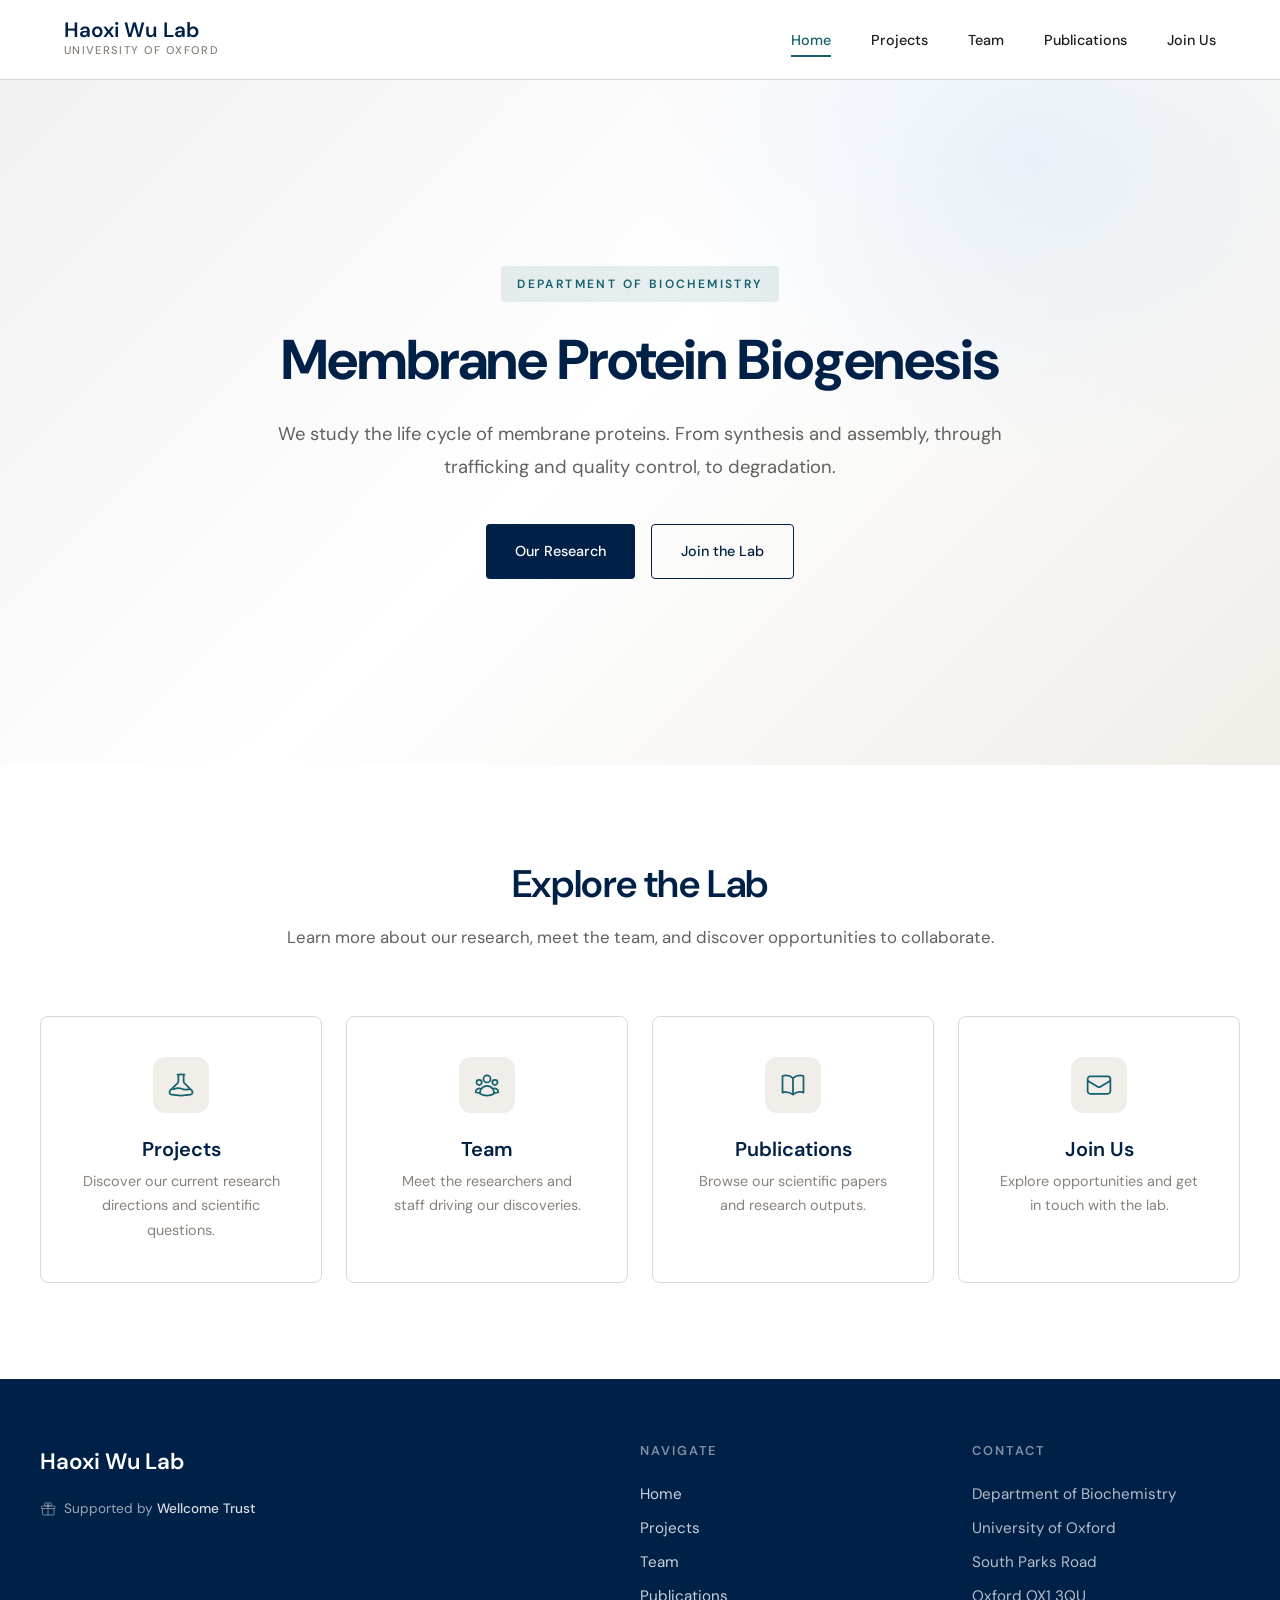
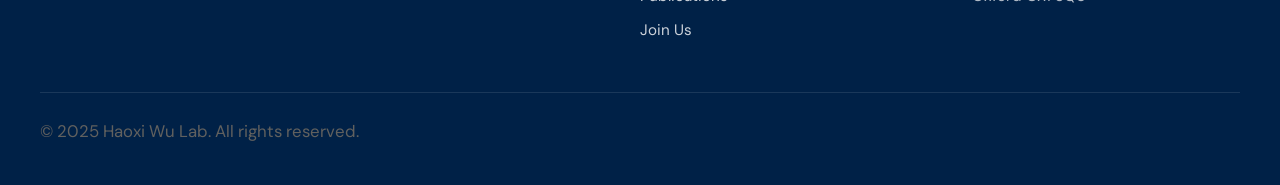
<file: index.html>
<!DOCTYPE html>
<html lang="en">
<head>
    <meta charset="UTF-8">
    <meta name="viewport" content="width=device-width, initial-scale=1.0">
    <meta name="description" content="Haoxi Wu Lab - Membrane Protein Biogenesis Research, Department of Biochemistry, University of Oxford">
    <title>Haoxi Wu Lab | Membrane Protein Biogenesis</title>
    <link rel="stylesheet" href="styles.css">
</head>
<body>
    <nav class="nav" id="navbar">
        <div class="nav-container">
            <a href="index.html" class="nav-logo">
                <span class="nav-logo-name">Haoxi Wu Lab</span>
                <span class="nav-logo-dept">University of Oxford</span>
            </a>
            <ul class="nav-links" id="nav-links">
                <li><a href="index.html" class="nav-link active">Home</a></li>
                <li><a href="projects.html" class="nav-link">Projects</a></li>
                <li><a href="team.html" class="nav-link">Team</a></li>
                <li><a href="publications.html" class="nav-link">Publications</a></li>
                <li><a href="contact.html" class="nav-link">Join Us</a></li>
            </ul>
            <button class="nav-toggle" id="nav-toggle" aria-label="Toggle navigation">
                <span></span><span></span><span></span>
            </button>
        </div>
    </nav>

    <section class="hero">
        <div class="hero-content">
            <div class="hero-text">
                <a href="https://www.bioch.ox.ac.uk/" class="hero-label" target="_blank">Department of Biochemistry</a>
                <h1 class="hero-title">Membrane Protein Biogenesis</h1>
                <p class="hero-description">
                    We study the life cycle of membrane proteins. From synthesis and assembly, through trafficking and quality control, to degradation.
                </p>
                <div class="hero-cta">
                    <a href="projects.html" class="btn btn-primary">Our Research</a>
                    <a href="contact.html" class="btn btn-secondary">Join the Lab</a>
                </div>
            </div>

        </div>
    </section>

    <section class="section section-light">
        <div class="container">
            <div class="section-header">
                <h2>Explore the Lab</h2>
                <p>Learn more about our research, meet the team, and discover opportunities to collaborate.</p>
            </div>
            <div class="nav-cards">
                <a href="projects.html" class="nav-card">
                    <div class="nav-card-icon">
                        <svg xmlns="http://www.w3.org/2000/svg" fill="none" viewBox="0 0 24 24" stroke="currentColor" stroke-width="1.5">
                            <path stroke-linecap="round" stroke-linejoin="round" d="M9.75 3.104v5.714a2.25 2.25 0 01-.659 1.591L5 14.5M9.75 3.104c-.251.023-.501.05-.75.082m.75-.082a24.301 24.301 0 014.5 0m0 0v5.714c0 .597.237 1.17.659 1.591L19.8 15.3M14.25 3.104c.251.023.501.05.75.082M19.8 15.3l-1.57.393A9.065 9.065 0 0112 15a9.065 9.065 0 00-6.23.693L5 14.5m14.8.8l1.402 1.402c1.232 1.232.65 3.318-1.067 3.611A48.309 48.309 0 0112 21c-2.773 0-5.491-.235-8.135-.687-1.718-.293-2.3-2.379-1.067-3.61L5 14.5" />
                        </svg>
                    </div>
                    <h3>Projects</h3>
                    <p>Discover our current research directions and scientific questions.</p>
                </a>
                <a href="team.html" class="nav-card">
                    <div class="nav-card-icon">
                        <svg xmlns="http://www.w3.org/2000/svg" fill="none" viewBox="0 0 24 24" stroke="currentColor" stroke-width="1.5">
                            <path stroke-linecap="round" stroke-linejoin="round" d="M18 18.72a9.094 9.094 0 003.741-.479 3 3 0 00-4.682-2.72m.94 3.198l.001.031c0 .225-.012.447-.037.666A11.944 11.944 0 0112 21c-2.17 0-4.207-.576-5.963-1.584A6.062 6.062 0 016 18.719m12 0a5.971 5.971 0 00-.941-3.197m0 0A5.995 5.995 0 0012 12.75a5.995 5.995 0 00-5.058 2.772m0 0a3 3 0 00-4.681 2.72 8.986 8.986 0 003.74.477m.94-3.197a5.971 5.971 0 00-.94 3.197M15 6.75a3 3 0 11-6 0 3 3 0 016 0zm6 3a2.25 2.25 0 11-4.5 0 2.25 2.25 0 014.5 0zm-13.5 0a2.25 2.25 0 11-4.5 0 2.25 2.25 0 014.5 0z" />
                        </svg>
                    </div>
                    <h3>Team</h3>
                    <p>Meet the researchers and staff driving our discoveries.</p>
                </a>
                <a href="publications.html" class="nav-card">
                    <div class="nav-card-icon">
                        <svg xmlns="http://www.w3.org/2000/svg" fill="none" viewBox="0 0 24 24" stroke="currentColor" stroke-width="1.5">
                            <path stroke-linecap="round" stroke-linejoin="round" d="M12 6.042A8.967 8.967 0 006 3.75c-1.052 0-2.062.18-3 .512v14.25A8.987 8.987 0 016 18c2.305 0 4.408.867 6 2.292m0-14.25a8.966 8.966 0 016-2.292c1.052 0 2.062.18 3 .512v14.25A8.987 8.987 0 0018 18a8.967 8.967 0 00-6 2.292m0-14.25v14.25" />
                        </svg>
                    </div>
                    <h3>Publications</h3>
                    <p>Browse our scientific papers and research outputs.</p>
                </a>
                <a href="contact.html" class="nav-card">
                    <div class="nav-card-icon">
                        <svg xmlns="http://www.w3.org/2000/svg" fill="none" viewBox="0 0 24 24" stroke="currentColor" stroke-width="1.5">
                            <path stroke-linecap="round" stroke-linejoin="round" d="M21.75 6.75v10.5a2.25 2.25 0 01-2.25 2.25h-15a2.25 2.25 0 01-2.25-2.25V6.75m19.5 0A2.25 2.25 0 0019.5 4.5h-15a2.25 2.25 0 00-2.25 2.25m19.5 0v.243a2.25 2.25 0 01-1.07 1.916l-7.5 4.615a2.25 2.25 0 01-2.36 0L3.32 8.91a2.25 2.25 0 01-1.07-1.916V6.75" />
                        </svg>
                    </div>
                    <h3>Join Us</h3>
                    <p>Explore opportunities and get in touch with the lab.</p>
                </a>
            </div>
        </div>
    </section>

    <footer class="footer">
        <div class="footer-content">
            <div class="footer-brand">
                <div class="footer-logo">Haoxi Wu Lab</div>
                <div class="footer-funding">
                    <svg xmlns="http://www.w3.org/2000/svg" fill="none" viewBox="0 0 24 24" stroke="currentColor" stroke-width="1.5">
                        <path stroke-linecap="round" stroke-linejoin="round" d="M21 11.25v8.25a1.5 1.5 0 01-1.5 1.5H5.25a1.5 1.5 0 01-1.5-1.5v-8.25M12 4.875A2.625 2.625 0 109.375 7.5H12m0-2.625V7.5m0-2.625A2.625 2.625 0 1114.625 7.5H12m0 0V21m-8.625-9.75h18c.621 0 1.125-.504 1.125-1.125v-1.5c0-.621-.504-1.125-1.125-1.125h-18c-.621 0-1.125.504-1.125 1.125v1.5c0 .621.504 1.125 1.125 1.125z" />
                    </svg>
                    <span>Supported by <span class="funder">Wellcome Trust</span></span>
                </div>
            </div>
            <div class="footer-nav">
                <h4 class="footer-heading">Navigate</h4>
                <ul class="footer-links">
                    <li><a href="index.html">Home</a></li>
                    <li><a href="projects.html">Projects</a></li>
                    <li><a href="team.html">Team</a></li>
                    <li><a href="publications.html">Publications</a></li>
                    <li><a href="contact.html">Join Us</a></li>
                </ul>
            </div>
            <div class="footer-contact">
                <h4 class="footer-heading">Contact</h4>
                <ul class="footer-links">
                    <li>Department of Biochemistry</li>
                    <li>University of Oxford</li>
                    <li>South Parks Road</li>
                    <li>Oxford OX1 3QU</li>
                </ul>
            </div>
        </div>
        <div class="footer-bottom">
            <p>&copy; 2025 Haoxi Wu Lab. All rights reserved.</p>
        </div>
    </footer>

    <script src="main.js"></script>
</body>
</html>
</file>
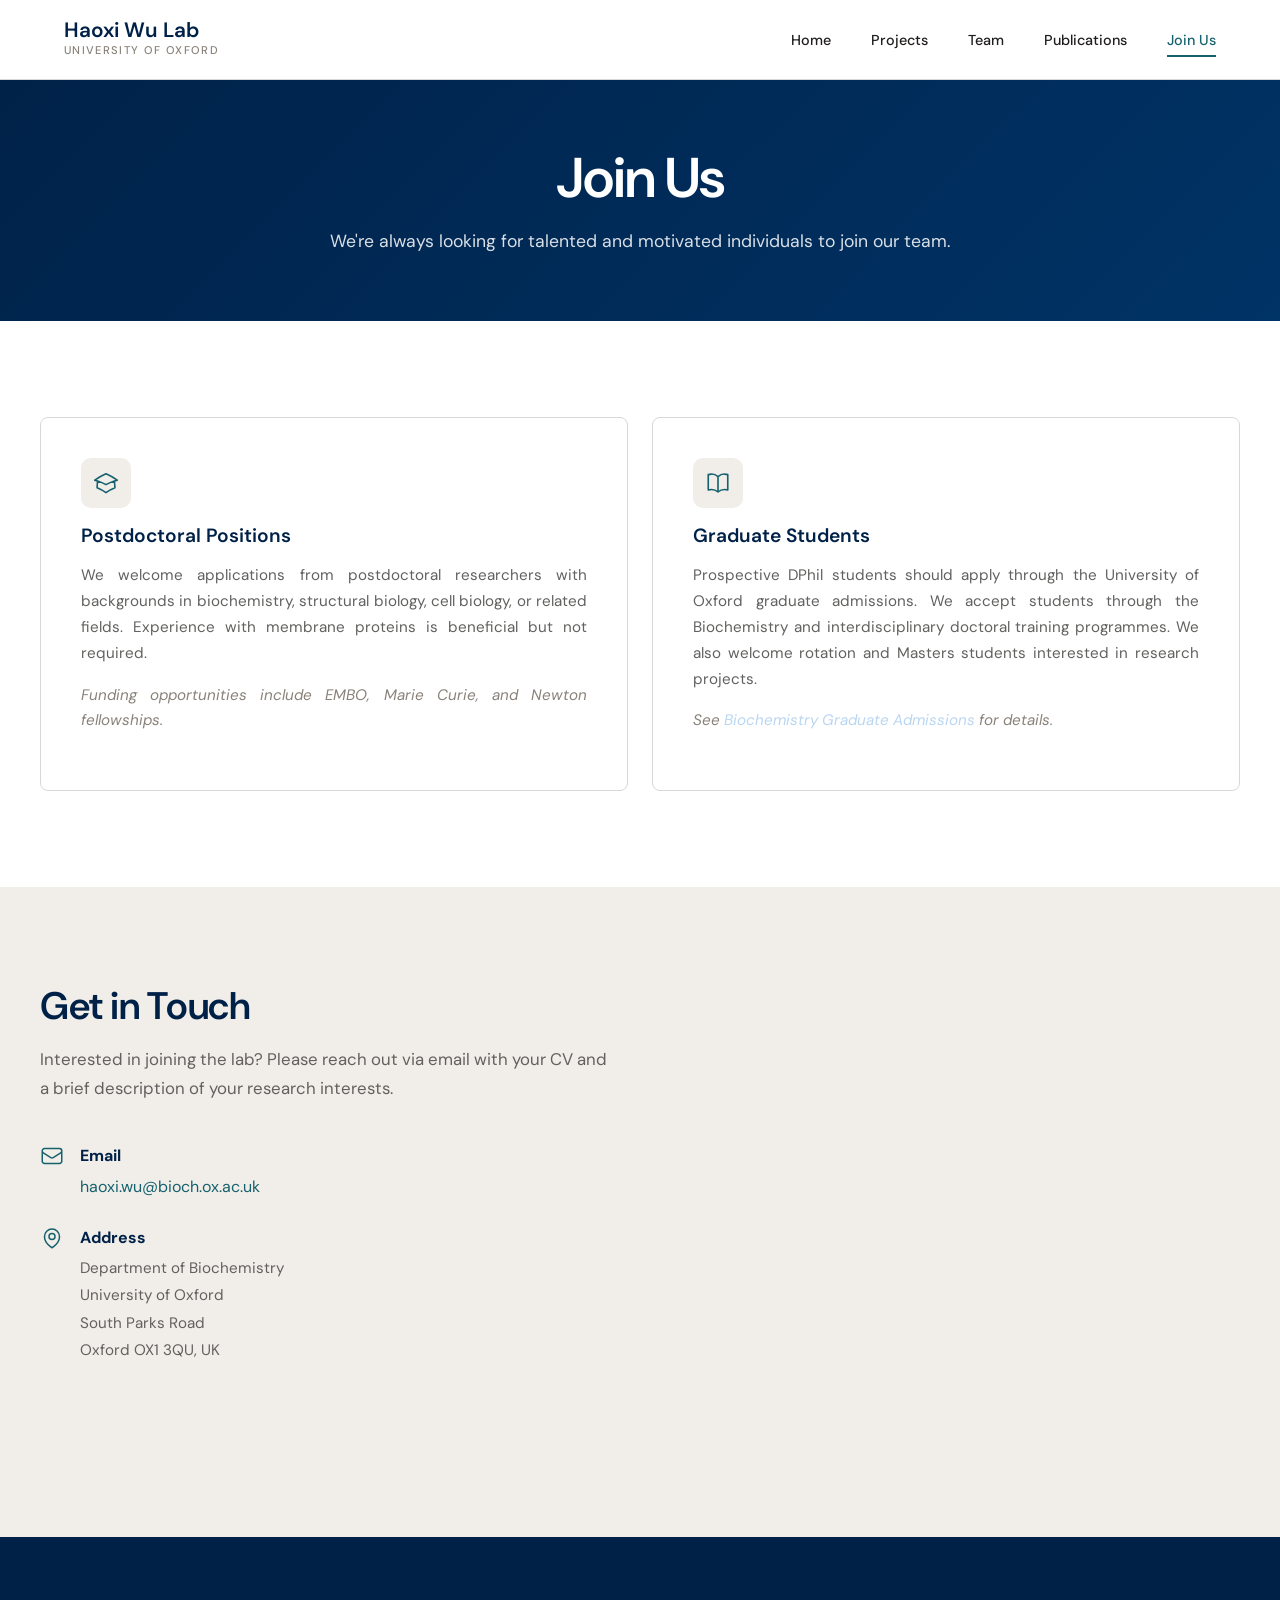
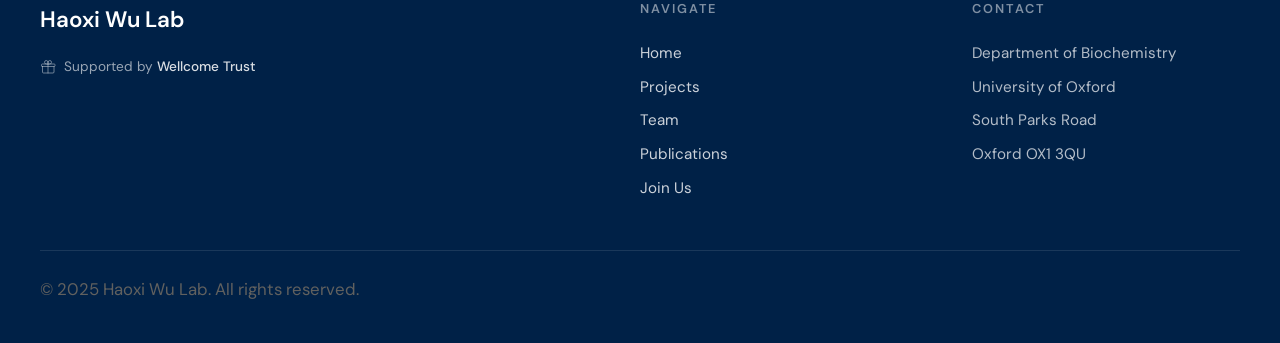
<file: contact.html>
<!DOCTYPE html>
<html lang="en">
<head>
    <meta charset="UTF-8">
    <meta name="viewport" content="width=device-width, initial-scale=1.0">
    <meta name="description" content="Join Us - Haoxi Wu Lab, University of Oxford">
    <title>Join Us | Haoxi Wu Lab</title>
    <link rel="stylesheet" href="styles.css">
</head>
<body>
    <nav class="nav" id="navbar">
        <div class="nav-container">
            <a href="index.html" class="nav-logo">
                <span class="nav-logo-name">Haoxi Wu Lab</span>
                <span class="nav-logo-dept">University of Oxford</span>
            </a>
            <ul class="nav-links" id="nav-links">
                <li><a href="index.html" class="nav-link">Home</a></li>
                <li><a href="projects.html" class="nav-link">Projects</a></li>
                <li><a href="team.html" class="nav-link">Team</a></li>
                <li><a href="publications.html" class="nav-link">Publications</a></li>
                <li><a href="contact.html" class="nav-link active">Join Us</a></li>
            </ul>
            <button class="nav-toggle" id="nav-toggle" aria-label="Toggle navigation">
                <span></span><span></span><span></span>
            </button>
        </div>
    </nav>

    <header class="page-header">
        <div class="container">
            <h1>Join Us</h1>
            <p>We're always looking for talented and motivated individuals to join our team.</p>
        </div>
    </header>

    <section class="section section-light">
        <div class="container">
            <div class="opportunities-grid">
                <div class="opportunity-card">
                    <div class="opportunity-icon">
                        <svg xmlns="http://www.w3.org/2000/svg" fill="none" viewBox="0 0 24 24" stroke="currentColor" stroke-width="1.5">
                            <path stroke-linecap="round" stroke-linejoin="round" d="M4.26 10.147a60.436 60.436 0 00-.491 6.347A48.627 48.627 0 0112 20.904a48.627 48.627 0 018.232-4.41 60.46 60.46 0 00-.491-6.347m-15.482 0a50.57 50.57 0 00-2.658-.813A59.905 59.905 0 0112 3.493a59.902 59.902 0 0110.399 5.84c-.896.248-1.783.52-2.658.814m-15.482 0A50.697 50.697 0 0112 13.489a50.702 50.702 0 017.74-3.342" />
                        </svg>
                    </div>
                    <h3>Postdoctoral Positions</h3>
                    <p>We welcome applications from postdoctoral researchers with backgrounds in biochemistry, structural biology, cell biology, or related fields. Experience with membrane proteins is beneficial but not required.</p>
                    <p class="opportunity-note">Funding opportunities include EMBO, Marie Curie, and Newton fellowships.</p>
                </div>

                <div class="opportunity-card">
                    <div class="opportunity-icon">
                        <svg xmlns="http://www.w3.org/2000/svg" fill="none" viewBox="0 0 24 24" stroke="currentColor" stroke-width="1.5">
                            <path stroke-linecap="round" stroke-linejoin="round" d="M12 6.042A8.967 8.967 0 006 3.75c-1.052 0-2.062.18-3 .512v14.25A8.987 8.987 0 016 18c2.305 0 4.408.867 6 2.292m0-14.25a8.966 8.966 0 016-2.292c1.052 0 2.062.18 3 .512v14.25A8.987 8.987 0 0018 18a8.967 8.967 0 00-6 2.292m0-14.25v14.25" />
                        </svg>
                    </div>
                    <h3>Graduate Students</h3>
                    <p>Prospective DPhil students should apply through the University of Oxford graduate admissions. We accept students through the Biochemistry and interdisciplinary doctoral training programmes. We also welcome rotation and Masters students interested in research projects.</p>
                    <p class="opportunity-note">See <a href="https://www.bioch.ox.ac.uk/graduate" target="_blank" class="inline-link">Biochemistry Graduate Admissions</a> for details.</p>
                </div>
            </div>
        </div>
    </section>

    <section class="section section-muted">
        <div class="container">
            <div class="contact-section">
                <div class="contact-info">
                    <h2>Get in Touch</h2>
                    <p>Interested in joining the lab? Please reach out via email with your CV and a brief description of your research interests.</p>
                    
                    <div class="contact-details">
                        <div class="contact-item">
                            <svg xmlns="http://www.w3.org/2000/svg" fill="none" viewBox="0 0 24 24" stroke="currentColor" stroke-width="1.5" width="24" height="24">
                                <path stroke-linecap="round" stroke-linejoin="round" d="M21.75 6.75v10.5a2.25 2.25 0 01-2.25 2.25h-15a2.25 2.25 0 01-2.25-2.25V6.75m19.5 0A2.25 2.25 0 0019.5 4.5h-15a2.25 2.25 0 00-2.25 2.25m19.5 0v.243a2.25 2.25 0 01-1.07 1.916l-7.5 4.615a2.25 2.25 0 01-2.36 0L3.32 8.91a2.25 2.25 0 01-1.07-1.916V6.75" />
                            </svg>
                            <div>
                                <strong>Email</strong>
                                <a href="mailto:haoxi.wu@bioch.ox.ac.uk">haoxi.wu@bioch.ox.ac.uk</a>
                            </div>
                        </div>
                        
                        <div class="contact-item">
                            <svg xmlns="http://www.w3.org/2000/svg" fill="none" viewBox="0 0 24 24" stroke="currentColor" stroke-width="1.5" width="24" height="24">
                                <path stroke-linecap="round" stroke-linejoin="round" d="M15 10.5a3 3 0 11-6 0 3 3 0 016 0z" />
                                <path stroke-linecap="round" stroke-linejoin="round" d="M19.5 10.5c0 7.142-7.5 11.25-7.5 11.25S4.5 17.642 4.5 10.5a7.5 7.5 0 1115 0z" />
                            </svg>
                            <div>
                                <strong>Address</strong>
                                <span>Department of Biochemistry<br>University of Oxford<br>South Parks Road<br>Oxford OX1 3QU, UK</span>
                            </div>
                        </div>
                    </div>
                </div>
                
                <div class="contact-map">
                    <iframe 
                        src="https://www.google.com/maps/embed?pb=!1m18!1m12!1m3!1d2469.5590221136513!2d-1.257203684445782!3d51.75938680006858!2m3!1f0!2f0!3f0!3m2!1i1024!2i768!4f13.1!3m3!1m2!1s0x4876c6a9ac61efe1:0x1bfb5aeabf57eda6!2sNew+Biochemistry+Building,+Department+of+Biochemistry!5e0!3m2!1sen!2suk!4v1565946040477!5m2!1sen!2suk" 
                        width="100%" 
                        height="450" 
                        style="border:0; border-radius: 8px;" 
                        allowfullscreen="" 
                        loading="lazy" 
                        referrerpolicy="no-referrer-when-downgrade">
                    </iframe>
                </div>
            </div>
        </div>
    </section>

    <footer class="footer">
        <div class="footer-content">
            <div class="footer-brand">
                <div class="footer-logo">Haoxi Wu Lab</div>
                <div class="footer-funding">
                    <svg xmlns="http://www.w3.org/2000/svg" fill="none" viewBox="0 0 24 24" stroke="currentColor" stroke-width="1.5">
                        <path stroke-linecap="round" stroke-linejoin="round" d="M21 11.25v8.25a1.5 1.5 0 01-1.5 1.5H5.25a1.5 1.5 0 01-1.5-1.5v-8.25M12 4.875A2.625 2.625 0 109.375 7.5H12m0-2.625V7.5m0-2.625A2.625 2.625 0 1114.625 7.5H12m0 0V21m-8.625-9.75h18c.621 0 1.125-.504 1.125-1.125v-1.5c0-.621-.504-1.125-1.125-1.125h-18c-.621 0-1.125.504-1.125 1.125v1.5c0 .621.504 1.125 1.125 1.125z" />
                    </svg>
                    <span>Supported by <span class="funder">Wellcome Trust</span></span>
                </div>
            </div>
            <div class="footer-nav">
                <h4 class="footer-heading">Navigate</h4>
                <ul class="footer-links">
                    <li><a href="index.html">Home</a></li>
                    <li><a href="projects.html">Projects</a></li>
                    <li><a href="team.html">Team</a></li>
                    <li><a href="publications.html">Publications</a></li>
                    <li><a href="contact.html">Join Us</a></li>
                </ul>
            </div>
            <div class="footer-contact">
                <h4 class="footer-heading">Contact</h4>
                <ul class="footer-links">
                    <li>Department of Biochemistry</li>
                    <li>University of Oxford</li>
                    <li>South Parks Road</li>
                    <li>Oxford OX1 3QU</li>
                </ul>
            </div>
        </div>
        <div class="footer-bottom">
            <p>&copy; 2025 Haoxi Wu Lab. All rights reserved.</p>
        </div>
    </footer>

    <script src="main.js"></script>
</body>
</html>
</file>
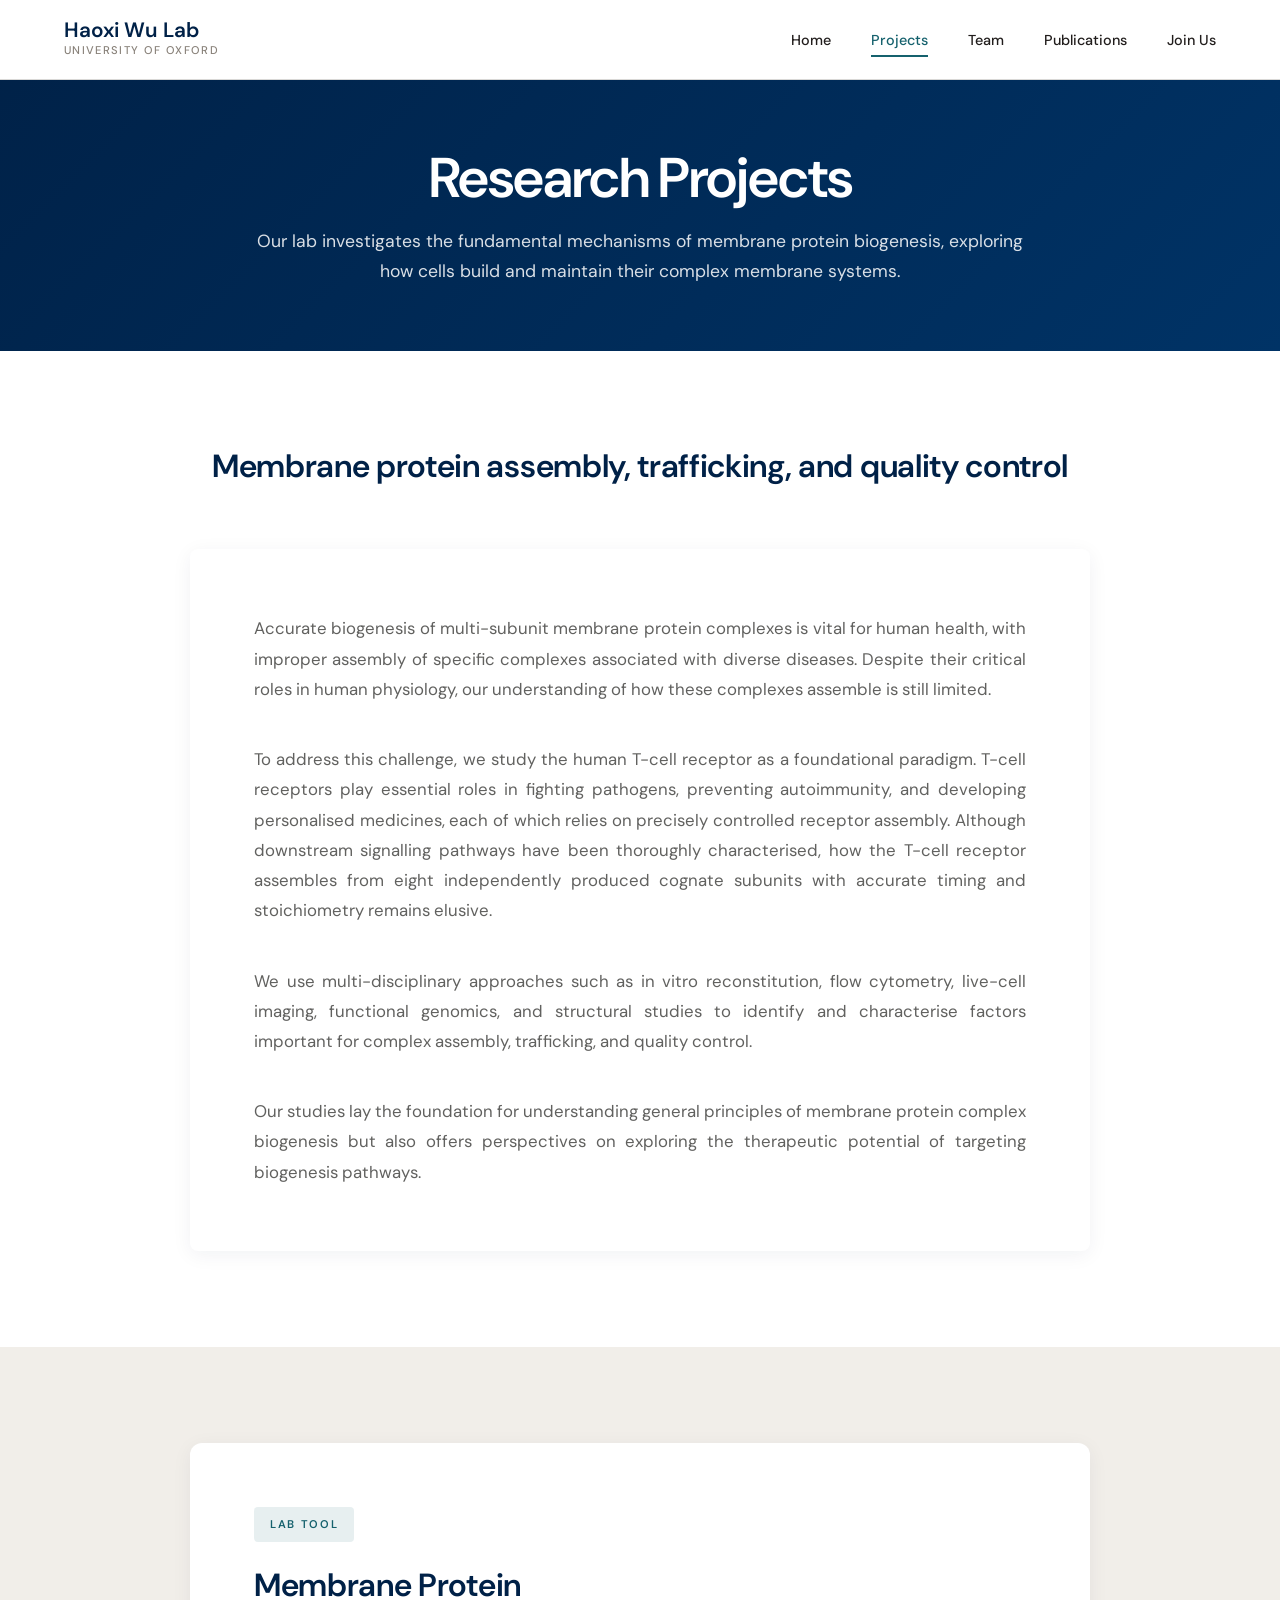
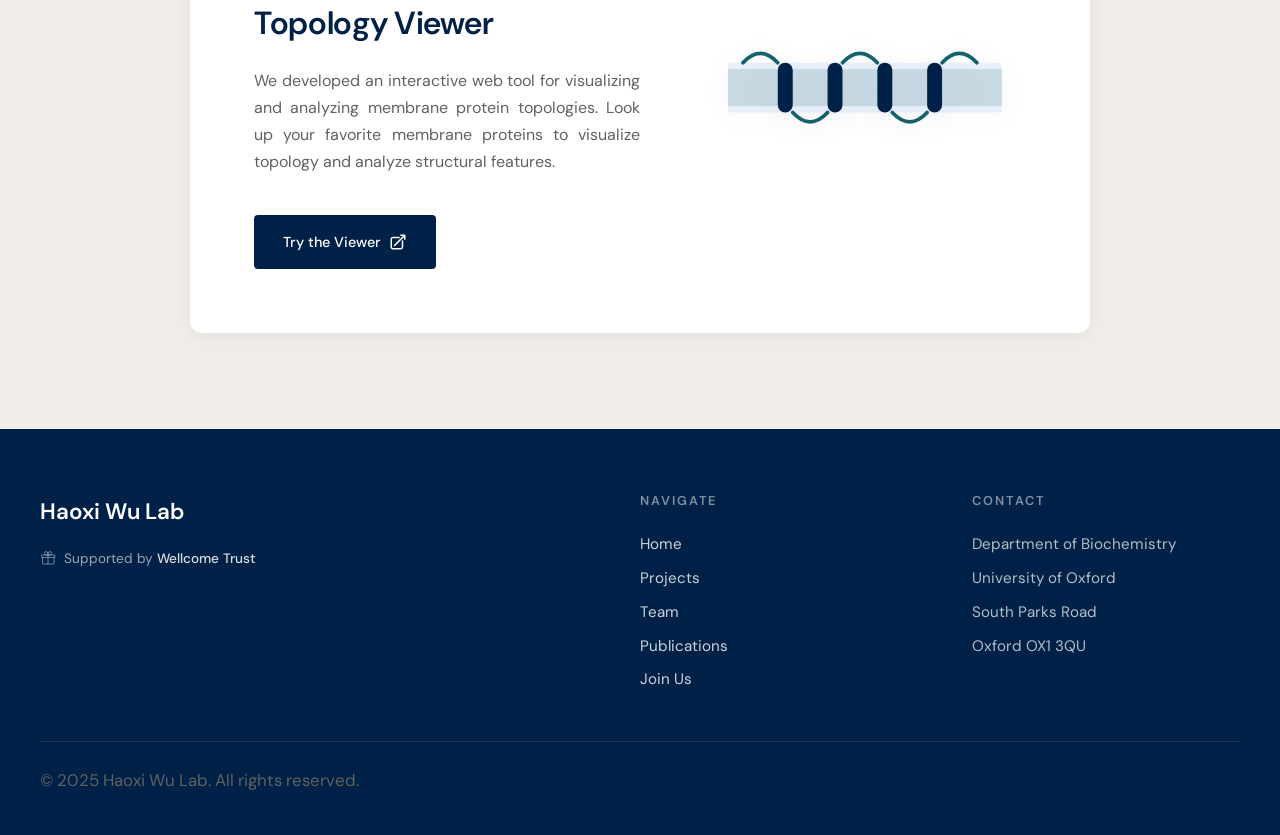
<file: projects.html>
<!DOCTYPE html>
<html lang="en">
<head>
    <meta charset="UTF-8">
    <meta name="viewport" content="width=device-width, initial-scale=1.0">
    <meta name="description" content="Research Projects - Haoxi Wu Lab, University of Oxford">
    <title>Projects | Haoxi Wu Lab</title>
    <link rel="stylesheet" href="styles.css">
</head>
<body>
    <nav class="nav" id="navbar">
        <div class="nav-container">
            <a href="index.html" class="nav-logo">
                <span class="nav-logo-name">Haoxi Wu Lab</span>
                <span class="nav-logo-dept">University of Oxford</span>
            </a>
            <ul class="nav-links" id="nav-links">
                <li><a href="index.html" class="nav-link">Home</a></li>
                <li><a href="projects.html" class="nav-link active">Projects</a></li>
                <li><a href="team.html" class="nav-link">Team</a></li>
                <li><a href="publications.html" class="nav-link">Publications</a></li>
                <li><a href="contact.html" class="nav-link">Join Us</a></li>
            </ul>
            <button class="nav-toggle" id="nav-toggle" aria-label="Toggle navigation">
                <span></span><span></span><span></span>
            </button>
        </div>
    </nav>

    <header class="page-header">
        <div class="container">
            <h1>Research Projects</h1>
            <p>Our lab investigates the fundamental mechanisms of membrane protein biogenesis, exploring how cells build and maintain their complex membrane systems.</p>
        </div>
    </header>

    <section class="section section-light">
        <div class="container">
            <div class="research-overview">
                <h2>Membrane protein assembly, trafficking, and quality control</h2>
                <div class="research-content">
                    <p>Accurate biogenesis of multi-subunit membrane protein complexes is vital for human health, with improper assembly of specific complexes associated with diverse diseases. Despite their critical roles in human physiology, our understanding of how these complexes assemble is still limited.</p>
                    
                    <p>To address this challenge, we study the human T-cell receptor as a foundational paradigm. T-cell receptors play essential roles in fighting pathogens, preventing autoimmunity, and developing personalised medicines, each of which relies on precisely controlled receptor assembly. Although downstream signalling pathways have been thoroughly characterised, how the T-cell receptor assembles from eight independently produced cognate subunits with accurate timing and stoichiometry remains elusive.</p>
                    
                    <p>We use multi-disciplinary approaches such as in vitro reconstitution, flow cytometry, live-cell imaging, functional genomics, and structural studies to identify and characterise factors important for complex assembly, trafficking, and quality control.</p>
                    
                    <p>Our studies lay the foundation for understanding general principles of membrane protein complex biogenesis but also offers perspectives on exploring the therapeutic potential of targeting biogenesis pathways.</p>
                </div>
            </div>
        </div>
    </section>

    <section class="section section-muted">
        <div class="container">
            <div class="tool-spotlight-wrapper">
                <div class="tool-spotlight">
                    <div class="tool-spotlight-content">
                        <div class="tool-spotlight-badge">Lab Tool</div>
                        <h2>Membrane Protein Topology Viewer</h2>
                        <p>We developed an interactive web tool for visualizing and analyzing membrane protein topologies. Look up your favorite membrane proteins to visualize topology and analyze structural features.</p>
                        <a href="https://topology.bioch.ox.ac.uk" class="btn btn-primary" target="_blank" rel="noopener noreferrer">
                            <span>Try the Viewer</span>
                            <svg xmlns="http://www.w3.org/2000/svg" fill="none" viewBox="0 0 24 24" stroke="currentColor" stroke-width="2" width="18" height="18">
                                <path stroke-linecap="round" stroke-linejoin="round" d="M13.5 6H5.25A2.25 2.25 0 003 8.25v10.5A2.25 2.25 0 005.25 21h10.5A2.25 2.25 0 0018 18.75V10.5m-10.5 6L21 3m0 0h-5.25M21 3v5.25" />
                            </svg>
                        </a>
                    </div>
                    <div class="tool-spotlight-visual">
                        <svg xmlns="http://www.w3.org/2000/svg" fill="none" viewBox="0 0 220 160">
                            <!-- Membrane representation -->
                            <rect x="0" y="60" width="220" height="40" fill="#B9D6F2" opacity="0.3"/>
                            <rect x="0" y="65" width="220" height="30" fill="#15616D" opacity="0.15"/>
                            
                            <!-- Transmembrane domains -->
                            <rect x="40" y="60" width="12" height="40" rx="6" fill="#002147"/>
                            <rect x="80" y="60" width="12" height="40" rx="6" fill="#002147"/>
                            <rect x="120" y="60" width="12" height="40" rx="6" fill="#002147"/>
                            <rect x="160" y="60" width="12" height="40" rx="6" fill="#002147"/>
                            
                            <!-- Loop before first TMD (top, same shape as middle loops) -->
                            <path d="M 12 60 Q 26 45 40 60" stroke="#15616D" stroke-width="3" fill="none" stroke-linecap="round"/>
                            
                            <!-- Loop TMD1 to TMD2 (bottom) -->
                            <path d="M 52 100 Q 66 115 80 100" stroke="#15616D" stroke-width="3" fill="none" stroke-linecap="round"/>
                            
                            <!-- Loop TMD2 to TMD3 (top) -->
                            <path d="M 92 60 Q 106 45 120 60" stroke="#15616D" stroke-width="3" fill="none" stroke-linecap="round"/>
                            
                            <!-- Loop TMD3 to TMD4 (bottom) -->
                            <path d="M 132 100 Q 146 115 160 100" stroke="#15616D" stroke-width="3" fill="none" stroke-linecap="round"/>
                            
                            <!-- Loop after last TMD (top, same shape as middle loops) -->
                            <path d="M 172 60 Q 186 45 200 60" stroke="#15616D" stroke-width="3" fill="none" stroke-linecap="round"/>
                        </svg>
                    </div>
                </div>
            </div>
        </div>
    </section>

    <footer class="footer">
        <div class="footer-content">
            <div class="footer-brand">
                <div class="footer-logo">Haoxi Wu Lab</div>
                <div class="footer-funding">
                    <svg xmlns="http://www.w3.org/2000/svg" fill="none" viewBox="0 0 24 24" stroke="currentColor" stroke-width="1.5">
                        <path stroke-linecap="round" stroke-linejoin="round" d="M21 11.25v8.25a1.5 1.5 0 01-1.5 1.5H5.25a1.5 1.5 0 01-1.5-1.5v-8.25M12 4.875A2.625 2.625 0 109.375 7.5H12m0-2.625V7.5m0-2.625A2.625 2.625 0 1114.625 7.5H12m0 0V21m-8.625-9.75h18c.621 0 1.125-.504 1.125-1.125v-1.5c0-.621-.504-1.125-1.125-1.125h-18c-.621 0-1.125.504-1.125 1.125v1.5c0 .621.504 1.125 1.125 1.125z" />
                    </svg>
                    <span>Supported by <span class="funder">Wellcome Trust</span></span>
                </div>
            </div>
            <div class="footer-nav">
                <h4 class="footer-heading">Navigate</h4>
                <ul class="footer-links">
                    <li><a href="index.html">Home</a></li>
                    <li><a href="projects.html">Projects</a></li>
                    <li><a href="team.html">Team</a></li>
                    <li><a href="publications.html">Publications</a></li>
                    <li><a href="contact.html">Join Us</a></li>
                </ul>
            </div>
            <div class="footer-contact">
                <h4 class="footer-heading">Contact</h4>
                <ul class="footer-links">
                    <li>Department of Biochemistry</li>
                    <li>University of Oxford</li>
                    <li>South Parks Road</li>
                    <li>Oxford OX1 3QU</li>
                </ul>
            </div>
        </div>
        <div class="footer-bottom">
            <p>&copy; 2025 Haoxi Wu Lab. All rights reserved.</p>
        </div>
    </footer>

    <script src="main.js"></script>
</body>
</html>
</file>
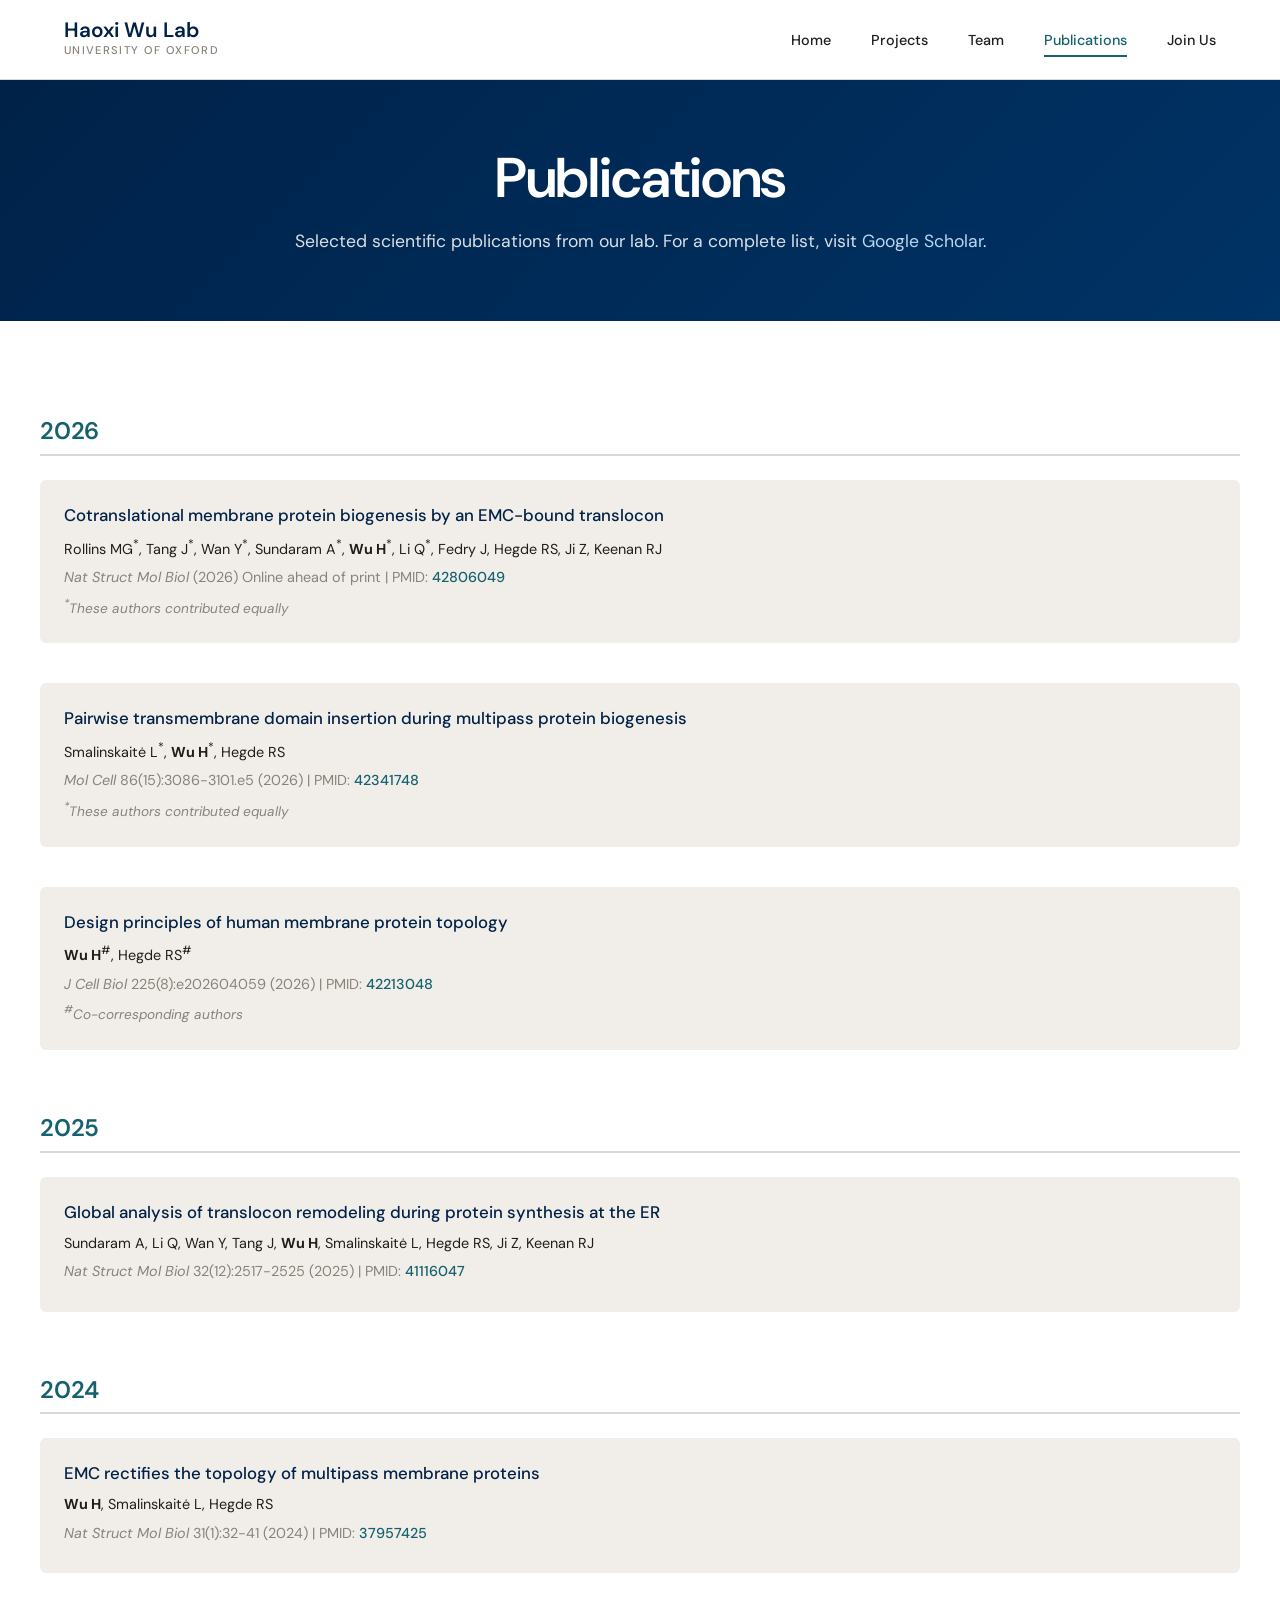
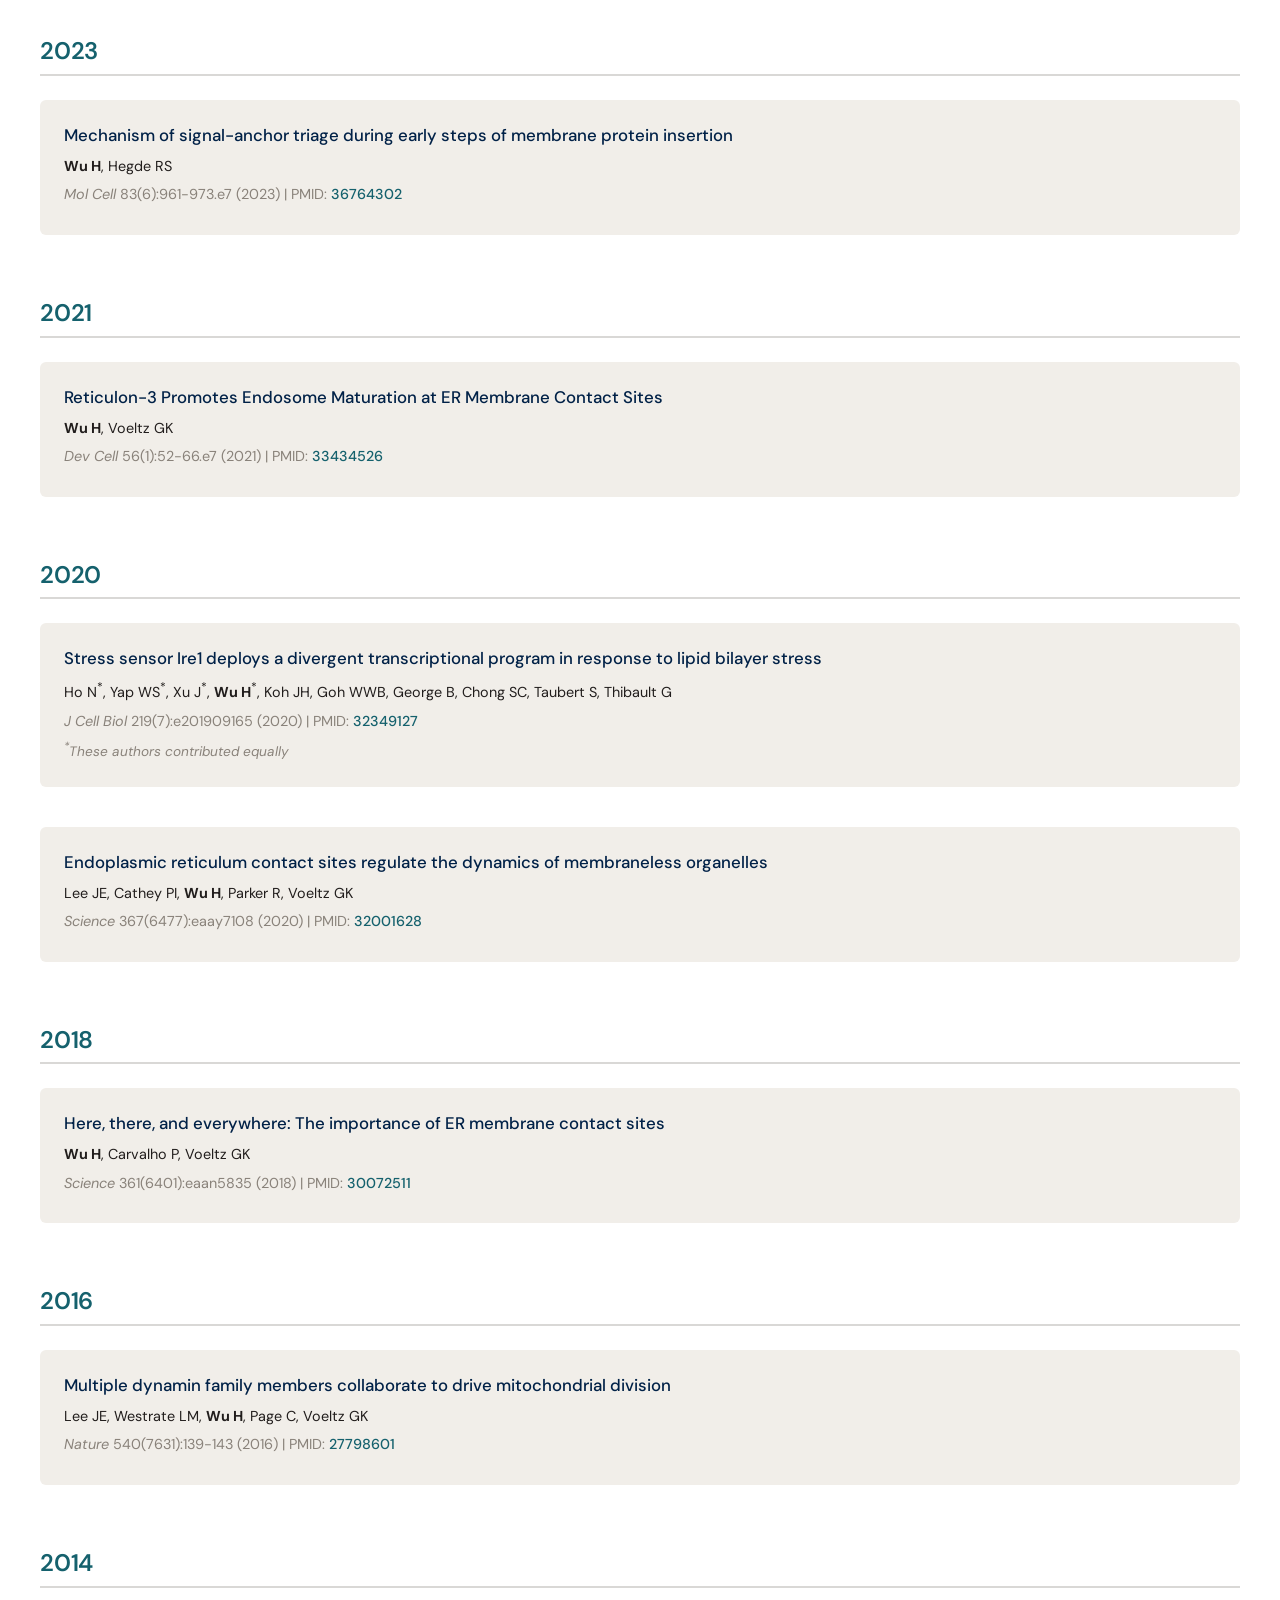
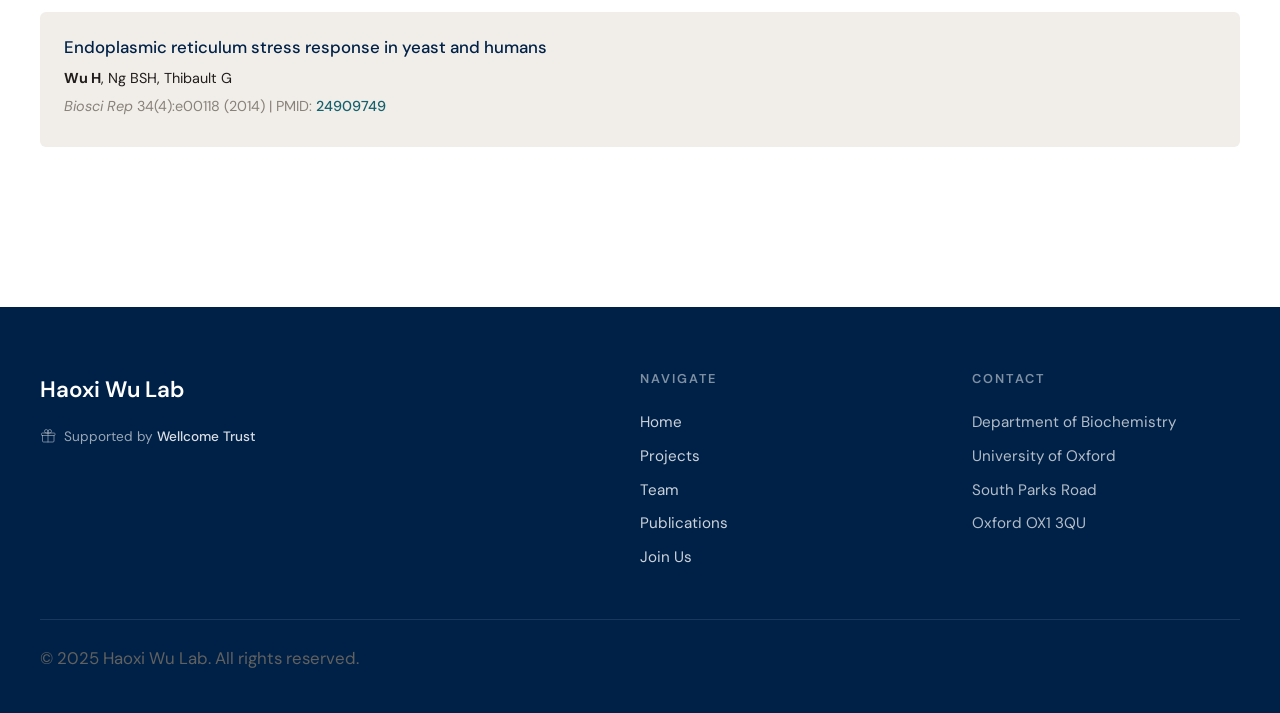
<file: publications.html>
<!DOCTYPE html>
<html lang="en">
<head>
    <meta charset="UTF-8">
    <meta name="viewport" content="width=device-width, initial-scale=1.0">
    <meta name="description" content="Publications - Haoxi Wu Lab, University of Oxford">
    <title>Publications | Haoxi Wu Lab</title>
    <link rel="stylesheet" href="styles.css">
</head>
<body>
    <nav class="nav" id="navbar">
        <div class="nav-container">
            <a href="index.html" class="nav-logo">
                <span class="nav-logo-name">Haoxi Wu Lab</span>
                <span class="nav-logo-dept">University of Oxford</span>
            </a>
            <ul class="nav-links" id="nav-links">
                <li><a href="index.html" class="nav-link">Home</a></li>
                <li><a href="projects.html" class="nav-link">Projects</a></li>
                <li><a href="team.html" class="nav-link">Team</a></li>
                <li><a href="publications.html" class="nav-link active">Publications</a></li>
                <li><a href="contact.html" class="nav-link">Join Us</a></li>
            </ul>
            <button class="nav-toggle" id="nav-toggle" aria-label="Toggle navigation">
                <span></span><span></span><span></span>
            </button>
        </div>
    </nav>

    <header class="page-header">
        <div class="container">
            <h1>Publications</h1>
            <p>Selected scientific publications from our lab. For a complete list, visit <a href="https://scholar.google.com/citations?user=6U3PoJMAAAAJ&hl=en" class="inline-link" target="_blank">Google Scholar</a>.</p>
        </div>
    </header>

    <section class="section section-light">
        <div class="container">
            <div class="pub-year-group">
                <h2 class="pub-year">2026</h2>
                <div class="pub-list">
                    <article class="pub-item">
                        <h3 class="pub-title"><a href="pdfs/rollins-2026-1.pdf" target="_blank">Cotranslational membrane protein biogenesis by an EMC-bound translocon</a></h3>
                        <p class="pub-authors">Rollins MG<sup>*</sup>, Tang J<sup>*</sup>, Wan Y<sup>*</sup>, Sundaram A<sup>*</sup>, <strong>Wu H</strong><sup>*</sup>, Li Q<sup>*</sup>, Fedry J, Hegde RS, Ji Z, Keenan RJ</p>
                        <p class="pub-journal"><em>Nat Struct Mol Biol</em> (2026) Online ahead of print | PMID: <a href="https://pubmed.ncbi.nlm.nih.gov/42806049/" target="_blank" class="pmid-link">42806049</a></p>
                        <p class="pub-note"><sup>*</sup>These authors contributed equally</p>
                    </article>
                    <article class="pub-item">
                        <h3 class="pub-title"><a href="pdfs/smalinskaite-2026-1.pdf" target="_blank">Pairwise transmembrane domain insertion during multipass protein biogenesis</a></h3>
                        <p class="pub-authors">Smalinskaitė L<sup>*</sup>, <strong>Wu H</strong><sup>*</sup>, Hegde RS</p>
                        <p class="pub-journal"><em>Mol Cell</em> 86(15):3086-3101.e5 (2026) | PMID: <a href="https://pubmed.ncbi.nlm.nih.gov/42341748/" target="_blank" class="pmid-link">42341748</a></p>
                        <p class="pub-note"><sup>*</sup>These authors contributed equally</p>
                    </article>
                    <article class="pub-item">
                        <h3 class="pub-title"><a href="pdfs/wu-2026-1.pdf" target="_blank">Design principles of human membrane protein topology</a></h3>
                        <p class="pub-authors"><strong>Wu H</strong><sup>#</sup>, Hegde RS<sup>#</sup></p>
                        <p class="pub-journal"><em>J Cell Biol</em> 225(8):e202604059 (2026) | PMID: <a href="https://pubmed.ncbi.nlm.nih.gov/42213048/" target="_blank" class="pmid-link">42213048</a></p>
                        <p class="pub-note"><sup>#</sup>Co-corresponding authors</p>
                    </article>
                </div>
            </div>

            <div class="pub-year-group">
                <h2 class="pub-year">2025</h2>
                <div class="pub-list">
                    <article class="pub-item">
                        <h3 class="pub-title"><a href="pdfs/sundaram-2025-1.pdf" target="_blank">Global analysis of translocon remodeling during protein synthesis at the ER</a></h3>
                        <p class="pub-authors">Sundaram A, Li Q, Wan Y, Tang J, <strong>Wu H</strong>, Smalinskaitė L, Hegde RS, Ji Z, Keenan RJ</p>
                        <p class="pub-journal"><em>Nat Struct Mol Biol</em> 32(12):2517-2525 (2025) | PMID: <a href="https://pubmed.ncbi.nlm.nih.gov/41116047/" target="_blank" class="pmid-link">41116047</a></p>
                    </article>
                </div>
            </div>

            <div class="pub-year-group">
                <h2 class="pub-year">2024</h2>
                <div class="pub-list">
                    <article class="pub-item">
                        <h3 class="pub-title"><a href="pdfs/wu-2024-1.pdf" target="_blank">EMC rectifies the topology of multipass membrane proteins</a></h3>
                        <p class="pub-authors"><strong>Wu H</strong>, Smalinskaitė L, Hegde RS</p>
                        <p class="pub-journal"><em>Nat Struct Mol Biol</em> 31(1):32-41 (2024) | PMID: <a href="https://pubmed.ncbi.nlm.nih.gov/37957425/" target="_blank" class="pmid-link">37957425</a></p>
                    </article>
                </div>
            </div>

            <div class="pub-year-group">
                <h2 class="pub-year">2023</h2>
                <div class="pub-list">
                    <article class="pub-item">
                        <h3 class="pub-title"><a href="pdfs/wu-2023-1.pdf" target="_blank">Mechanism of signal-anchor triage during early steps of membrane protein insertion</a></h3>
                        <p class="pub-authors"><strong>Wu H</strong>, Hegde RS</p>
                        <p class="pub-journal"><em>Mol Cell</em> 83(6):961-973.e7 (2023) | PMID: <a href="https://pubmed.ncbi.nlm.nih.gov/36764302/" target="_blank" class="pmid-link">36764302</a></p>
                    </article>
                </div>
            </div>

            <div class="pub-year-group">
                <h2 class="pub-year">2021</h2>
                <div class="pub-list">
                    <article class="pub-item">
                        <h3 class="pub-title"><a href="pdfs/wu-2021-1.pdf" target="_blank">Reticulon-3 Promotes Endosome Maturation at ER Membrane Contact Sites</a></h3>
                        <p class="pub-authors"><strong>Wu H</strong>, Voeltz GK</p>
                        <p class="pub-journal"><em>Dev Cell</em> 56(1):52-66.e7 (2021) | PMID: <a href="https://pubmed.ncbi.nlm.nih.gov/33434526/" target="_blank" class="pmid-link">33434526</a></p>
                    </article>
                </div>
            </div>

            <div class="pub-year-group">
                <h2 class="pub-year">2020</h2>
                <div class="pub-list">
                    <article class="pub-item">
                        <h3 class="pub-title"><a href="pdfs/ho-2020-1.pdf" target="_blank">Stress sensor Ire1 deploys a divergent transcriptional program in response to lipid bilayer stress</a></h3>
                        <p class="pub-authors">Ho N<sup>*</sup>, Yap WS<sup>*</sup>, Xu J<sup>*</sup>, <strong>Wu H</strong><sup>*</sup>, Koh JH, Goh WWB, George B, Chong SC, Taubert S, Thibault G</p>
                        <p class="pub-journal"><em>J Cell Biol</em> 219(7):e201909165 (2020) | PMID: <a href="https://pubmed.ncbi.nlm.nih.gov/32349127/" target="_blank" class="pmid-link">32349127</a></p>
                        <p class="pub-note"><sup>*</sup>These authors contributed equally</p>
                    </article>

                    <article class="pub-item">
                        <h3 class="pub-title"><a href="pdfs/lee-2020-1.pdf" target="_blank">Endoplasmic reticulum contact sites regulate the dynamics of membraneless organelles</a></h3>
                        <p class="pub-authors">Lee JE, Cathey PI, <strong>Wu H</strong>, Parker R, Voeltz GK</p>
                        <p class="pub-journal"><em>Science</em> 367(6477):eaay7108 (2020) | PMID: <a href="https://pubmed.ncbi.nlm.nih.gov/32001628/" target="_blank" class="pmid-link">32001628</a></p>
                    </article>
                </div>
            </div>

            <div class="pub-year-group">
                <h2 class="pub-year">2018</h2>
                <div class="pub-list">
                    <article class="pub-item">
                        <h3 class="pub-title"><a href="pdfs/wu-2018-1.pdf" target="_blank">Here, there, and everywhere: The importance of ER membrane contact sites</a></h3>
                        <p class="pub-authors"><strong>Wu H</strong>, Carvalho P, Voeltz GK</p>
                        <p class="pub-journal"><em>Science</em> 361(6401):eaan5835 (2018) | PMID: <a href="https://pubmed.ncbi.nlm.nih.gov/30072511/" target="_blank" class="pmid-link">30072511</a></p>
                    </article>
                </div>
            </div>

            <div class="pub-year-group">
                <h2 class="pub-year">2016</h2>
                <div class="pub-list">
                    <article class="pub-item">
                        <h3 class="pub-title"><a href="pdfs/lee-2016-1.pdf" target="_blank">Multiple dynamin family members collaborate to drive mitochondrial division</a></h3>
                        <p class="pub-authors">Lee JE, Westrate LM, <strong>Wu H</strong>, Page C, Voeltz GK</p>
                        <p class="pub-journal"><em>Nature</em> 540(7631):139-143 (2016) | PMID: <a href="https://pubmed.ncbi.nlm.nih.gov/27798601/" target="_blank" class="pmid-link">27798601</a></p>
                    </article>
                </div>
            </div>

            <div class="pub-year-group">
                <h2 class="pub-year">2014</h2>
                <div class="pub-list">
                    <article class="pub-item">
                        <h3 class="pub-title"><a href="pdfs/wu-2014-1.pdf" target="_blank">Endoplasmic reticulum stress response in yeast and humans</a></h3>
                        <p class="pub-authors"><strong>Wu H</strong>, Ng BSH, Thibault G</p>
                        <p class="pub-journal"><em>Biosci Rep</em> 34(4):e00118 (2014) | PMID: <a href="https://pubmed.ncbi.nlm.nih.gov/24909749/" target="_blank" class="pmid-link">24909749</a></p>
                    </article>
                </div>
            </div>
        </div>
    </section>

    <footer class="footer">
        <div class="footer-content">
            <div class="footer-brand">
                <div class="footer-logo">Haoxi Wu Lab</div>
                <div class="footer-funding">
                    <svg xmlns="http://www.w3.org/2000/svg" fill="none" viewBox="0 0 24 24" stroke="currentColor" stroke-width="1.5">
                        <path stroke-linecap="round" stroke-linejoin="round" d="M21 11.25v8.25a1.5 1.5 0 01-1.5 1.5H5.25a1.5 1.5 0 01-1.5-1.5v-8.25M12 4.875A2.625 2.625 0 109.375 7.5H12m0-2.625V7.5m0-2.625A2.625 2.625 0 1114.625 7.5H12m0 0V21m-8.625-9.75h18c.621 0 1.125-.504 1.125-1.125v-1.5c0-.621-.504-1.125-1.125-1.125h-18c-.621 0-1.125.504-1.125 1.125v1.5c0 .621.504 1.125 1.125 1.125z" />
                    </svg>
                    <span>Supported by <span class="funder">Wellcome Trust</span></span>
                </div>
            </div>
            <div class="footer-nav">
                <h4 class="footer-heading">Navigate</h4>
                <ul class="footer-links">
                    <li><a href="index.html">Home</a></li>
                    <li><a href="projects.html">Projects</a></li>
                    <li><a href="team.html">Team</a></li>
                    <li><a href="publications.html">Publications</a></li>
                    <li><a href="contact.html">Join Us</a></li>
                </ul>
            </div>
            <div class="footer-contact">
                <h4 class="footer-heading">Contact</h4>
                <ul class="footer-links">
                    <li>Department of Biochemistry</li>
                    <li>University of Oxford</li>
                    <li>South Parks Road</li>
                    <li>Oxford OX1 3QU</li>
                </ul>
            </div>
        </div>
        <div class="footer-bottom">
            <p>&copy; 2025 Haoxi Wu Lab. All rights reserved.</p>
        </div>
    </footer>

    <script src="main.js"></script>
</body>
</html>
</file>
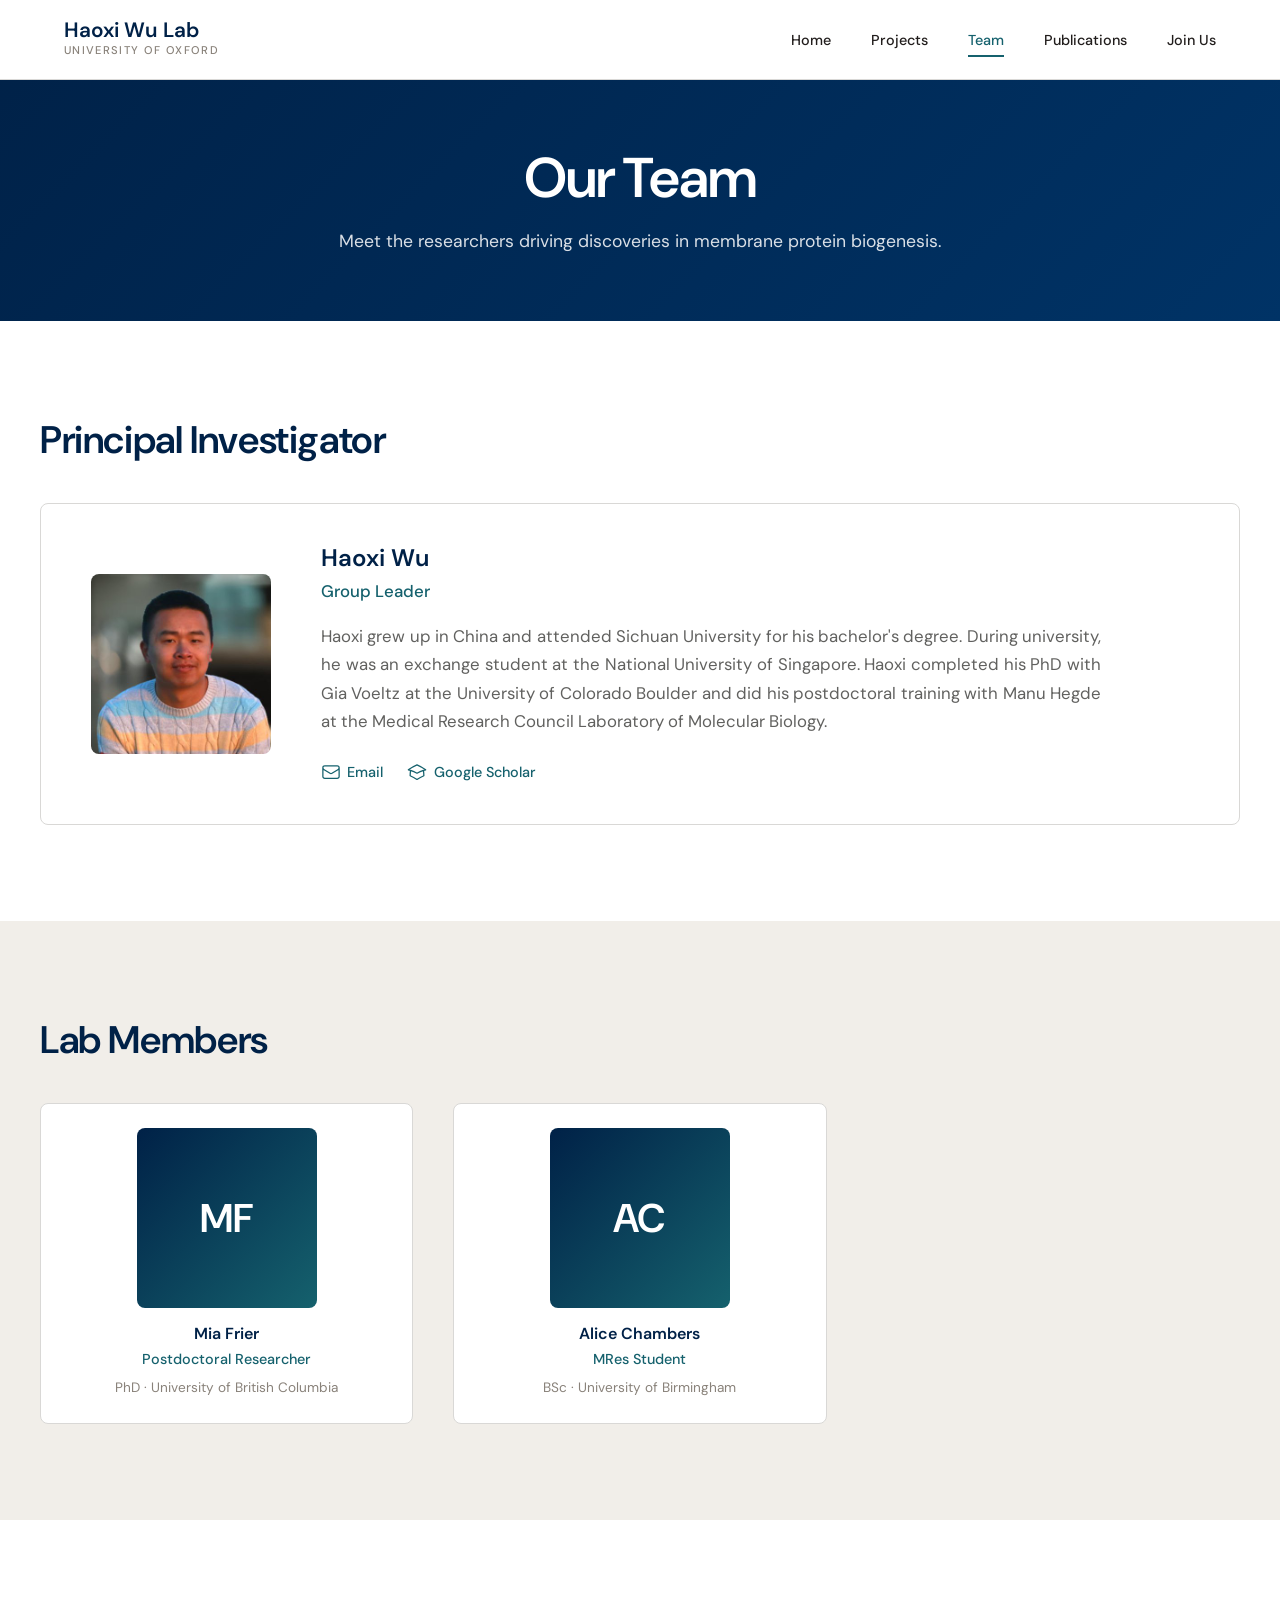
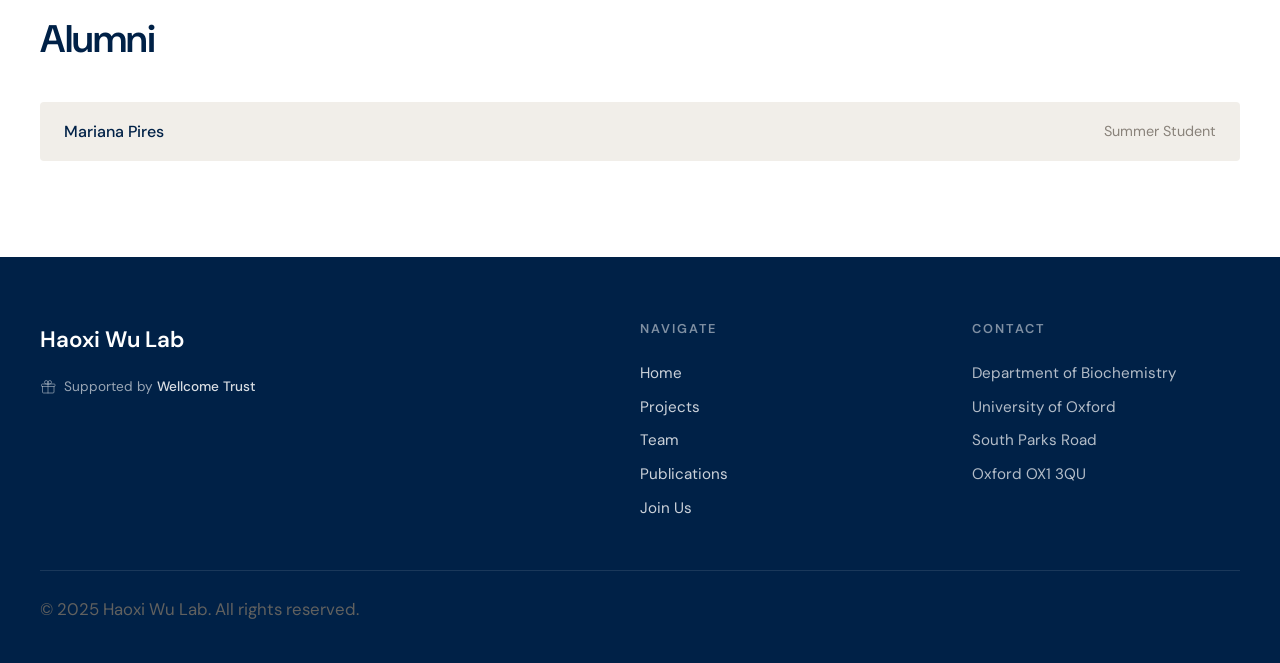
<file: team.html>
<!DOCTYPE html>
<html lang="en">
<head>
    <meta charset="UTF-8">
    <meta name="viewport" content="width=device-width, initial-scale=1.0">
    <meta name="description" content="Team Members - Haoxi Wu Lab, University of Oxford">
    <title>Team | Haoxi Wu Lab</title>
    <link rel="stylesheet" href="styles.css">
</head>
<body>
    <nav class="nav" id="navbar">
        <div class="nav-container">
            <a href="index.html" class="nav-logo">
                <span class="nav-logo-name">Haoxi Wu Lab</span>
                <span class="nav-logo-dept">University of Oxford</span>
            </a>
            <ul class="nav-links" id="nav-links">
                <li><a href="index.html" class="nav-link">Home</a></li>
                <li><a href="projects.html" class="nav-link">Projects</a></li>
                <li><a href="team.html" class="nav-link active">Team</a></li>
                <li><a href="publications.html" class="nav-link">Publications</a></li>
                <li><a href="contact.html" class="nav-link">Join Us</a></li>
            </ul>
            <button class="nav-toggle" id="nav-toggle" aria-label="Toggle navigation">
                <span></span><span></span><span></span>
            </button>
        </div>
    </nav>

    <header class="page-header">
        <div class="container">
            <h1>Our Team</h1>
            <p>Meet the researchers driving discoveries in membrane protein biogenesis.</p>
        </div>
    </header>

    <section class="section section-light">
        <div class="container">
            <h2 class="team-section-title">Principal Investigator</h2>
            <div class="pi-card">
                <div class="pi-photo">
                    <img src="images/haoxi-wu.jpg" alt="Haoxi Wu" class="photo-img">
                </div>
                <div class="pi-info">
                    <h3>Haoxi Wu</h3>
                    <p class="pi-title">Group Leader</p>
                    <p class="pi-bio">Haoxi grew up in China and attended Sichuan University for his bachelor's degree. During university, he was an exchange student at the National University of Singapore. Haoxi completed his PhD with Gia Voeltz at the University of Colorado Boulder and did his postdoctoral training with Manu Hegde at the Medical Research Council Laboratory of Molecular Biology.</p>
                    <div class="pi-links">
                        <a href="mailto:haoxi.wu@bioch.ox.ac.uk" class="pi-link">
                            <svg xmlns="http://www.w3.org/2000/svg" fill="none" viewBox="0 0 24 24" stroke="currentColor" stroke-width="1.5" width="20" height="20">
                                <path stroke-linecap="round" stroke-linejoin="round" d="M21.75 6.75v10.5a2.25 2.25 0 01-2.25 2.25h-15a2.25 2.25 0 01-2.25-2.25V6.75m19.5 0A2.25 2.25 0 0019.5 4.5h-15a2.25 2.25 0 00-2.25 2.25m19.5 0v.243a2.25 2.25 0 01-1.07 1.916l-7.5 4.615a2.25 2.25 0 01-2.36 0L3.32 8.91a2.25 2.25 0 01-1.07-1.916V6.75" />
                            </svg>
                            Email
                        </a>
                        <a href="https://scholar.google.com/citations?user=6U3PoJMAAAAJ&hl=en" class="pi-link" target="_blank" rel="noopener noreferrer">
                            <svg xmlns="http://www.w3.org/2000/svg" fill="none" viewBox="0 0 24 24" stroke="currentColor" stroke-width="1.5" width="20" height="20">
                                <path stroke-linecap="round" stroke-linejoin="round" d="M4.26 10.147a60.436 60.436 0 00-.491 6.347A48.627 48.627 0 0112 20.904a48.627 48.627 0 018.232-4.41 60.46 60.46 0 00-.491-6.347m-15.482 0a50.57 50.57 0 00-2.658-.813A59.905 59.905 0 0112 3.493a59.902 59.902 0 0110.399 5.84c-.896.248-1.783.52-2.658.814m-15.482 0A50.697 50.697 0 0112 13.489a50.702 50.702 0 017.74-3.342" />
                            </svg>
                            Google Scholar
                        </a>
                    </div>
                </div>
            </div>
        </div>
    </section>

    <section class="section section-muted">
        <div class="container">
            <h2 class="team-section-title">Lab Members</h2>
            <div class="team-grid">
                <div class="team-card">
                    <div class="team-photo">
                        <div class="photo-placeholder">MF</div>
                    </div>
                    <h4>Mia Frier</h4>
                    <p class="team-role">Postdoctoral Researcher</p>
                    <p class="team-focus">PhD · University of British Columbia</p>
                </div>
                <div class="team-card">
                    <div class="team-photo">
                        <div class="photo-placeholder">AC</div>
                    </div>
                    <h4>Alice Chambers</h4>
                    <p class="team-role">MRes Student</p>
                    <p class="team-focus">BSc · University of Birmingham</p>
                </div>
            </div>
        </div>
    </section>

    <section class="section section-light">
        <div class="container">
            <h2 class="team-section-title">Alumni</h2>
            <div class="alumni-list">
                <div class="alumni-item">
                    <span class="alumni-name">Mariana Pires</span>
                    <span class="alumni-info">Summer Student</span>
                </div>
            </div>
        </div>
    </section>

    <footer class="footer">
        <div class="footer-content">
            <div class="footer-brand">
                <div class="footer-logo">Haoxi Wu Lab</div>
                <div class="footer-funding">
                    <svg xmlns="http://www.w3.org/2000/svg" fill="none" viewBox="0 0 24 24" stroke="currentColor" stroke-width="1.5">
                        <path stroke-linecap="round" stroke-linejoin="round" d="M21 11.25v8.25a1.5 1.5 0 01-1.5 1.5H5.25a1.5 1.5 0 01-1.5-1.5v-8.25M12 4.875A2.625 2.625 0 109.375 7.5H12m0-2.625V7.5m0-2.625A2.625 2.625 0 1114.625 7.5H12m0 0V21m-8.625-9.75h18c.621 0 1.125-.504 1.125-1.125v-1.5c0-.621-.504-1.125-1.125-1.125h-18c-.621 0-1.125.504-1.125 1.125v1.5c0 .621.504 1.125 1.125 1.125z" />
                    </svg>
                    <span>Supported by <span class="funder">Wellcome Trust</span></span>
                </div>
            </div>
            <div class="footer-nav">
                <h4 class="footer-heading">Navigate</h4>
                <ul class="footer-links">
                    <li><a href="index.html">Home</a></li>
                    <li><a href="projects.html">Projects</a></li>
                    <li><a href="team.html">Team</a></li>
                    <li><a href="publications.html">Publications</a></li>
                    <li><a href="contact.html">Join Us</a></li>
                </ul>
            </div>
            <div class="footer-contact">
                <h4 class="footer-heading">Contact</h4>
                <ul class="footer-links">
                    <li>Department of Biochemistry</li>
                    <li>University of Oxford</li>
                    <li>South Parks Road</li>
                    <li>Oxford OX1 3QU</li>
                </ul>
            </div>
        </div>
        <div class="footer-bottom">
            <p>&copy; 2025 Haoxi Wu Lab. All rights reserved.</p>
        </div>
    </footer>

    <script src="main.js"></script>
</body>
</html>
</file>
<file: styles.css>
/* ============================================
   Haoxi Wu Lab Website — Styles
   University of Oxford, Department of Biochemistry
   ============================================ */

@import url('https://fonts.googleapis.com/css2?family=DM+Sans:ital,opsz,wght@0,9..40,300;0,9..40,400;0,9..40,500;0,9..40,600;0,9..40,700;1,9..40,400&display=swap');

:root {
    --oxford-blue: #002147;
    --oxford-blue-light: #003366;
    --oxford-viridian: #15616D;
    --oxford-sky-blue: #B9D6F2;
    --oxford-charcoal: #211D1C;
    --oxford-ash-grey: #61615F;
    --oxford-umber: #89827A;
    --oxford-stone-grey: #D9D8D6;
    --oxford-shell-grey: #F1EEE9;
    --oxford-off-white: #F2F0F0;
    --white: #FFFFFF;
    --font-primary: 'DM Sans', -apple-system, BlinkMacSystemFont, sans-serif;
    --space-xs: 0.5rem;
    --space-sm: 1rem;
    --space-md: 1.5rem;
    --space-lg: 2.5rem;
    --space-xl: 4rem;
    --space-2xl: 6rem;
    --transition-fast: 0.2s ease;
    --transition-medium: 0.35s ease;
    --max-width: 1200px;
    --nav-height: 80px;
}

*, *::before, *::after { margin: 0; padding: 0; box-sizing: border-box; }
html { scroll-behavior: smooth; font-size: 16px; }
body {
    font-family: var(--font-primary);
    font-weight: 400;
    line-height: 1.7;
    color: var(--oxford-charcoal);
    background-color: var(--oxford-off-white);
    -webkit-font-smoothing: antialiased;
}

h1, h2, h3, h4 { font-family: var(--font-primary); font-weight: 600; line-height: 1.2; color: var(--oxford-blue); }
h1 { font-size: clamp(2.5rem, 5vw, 3.5rem); letter-spacing: -0.02em; }
h2 { font-size: clamp(1.75rem, 3vw, 2.5rem); letter-spacing: -0.01em; }
h3 { font-size: clamp(1.25rem, 2vw, 1.5rem); }
p { font-size: 1.05rem; color: var(--oxford-ash-grey); max-width: 65ch; }
a { color: var(--oxford-viridian); text-decoration: none; transition: color var(--transition-fast); }
a:hover { color: var(--oxford-blue); }

/* Navigation */
.nav {
    position: fixed;
    top: 0; left: 0; right: 0;
    height: var(--nav-height);
    background: var(--white);
    border-bottom: 1px solid var(--oxford-stone-grey);
    z-index: 1000;
    transition: box-shadow var(--transition-medium);
}
.nav.scrolled { box-shadow: 0 2px 20px rgba(0, 33, 71, 0.08); }
.nav-container {
    max-width: var(--max-width);
    margin: 0 auto;
    padding: 0 var(--space-md);
    height: 100%;
    display: flex;
    align-items: center;
    justify-content: space-between;
}
.nav-logo { display: flex; flex-direction: column; text-decoration: none; }
.nav-logo-name { font-size: 1.3rem; font-weight: 600; color: var(--oxford-blue); line-height: 1.1; }
.nav-logo-dept { font-size: 0.7rem; color: var(--oxford-umber); text-transform: uppercase; letter-spacing: 0.12em; font-weight: 500; }
.nav-links { display: flex; align-items: center; gap: var(--space-lg); list-style: none; }
.nav-link { font-size: 0.9rem; font-weight: 500; color: var(--oxford-charcoal); position: relative; padding: var(--space-xs) 0; }
.nav-link::after { content: ''; position: absolute; bottom: 0; left: 0; width: 0; height: 2px; background: var(--oxford-viridian); transition: width var(--transition-medium); }
.nav-link:hover { color: var(--oxford-viridian); }
.nav-link:hover::after, .nav-link.active::after { width: 100%; }
.nav-link.active { color: var(--oxford-viridian); }
.nav-toggle { display: none; flex-direction: column; gap: 5px; background: none; border: none; cursor: pointer; padding: var(--space-xs); }
.nav-toggle span { width: 24px; height: 2px; background: var(--oxford-blue); transition: all var(--transition-fast); }

/* Hero */
.hero {
    min-height: 85vh;
    display: flex;
    align-items: center;
    justify-content: center;
    padding: calc(var(--nav-height) + var(--space-xl)) var(--space-md) var(--space-xl);
    background: linear-gradient(135deg, var(--oxford-off-white) 0%, var(--white) 50%, var(--oxford-shell-grey) 100%);
    position: relative;
    overflow: hidden;
}
.hero::before {
    content: '';
    position: absolute;
    top: -20%; right: -10%;
    width: 60%; height: 80%;
    background: radial-gradient(ellipse at center, rgba(185, 214, 242, 0.3) 0%, transparent 70%);
    pointer-events: none;
}
.hero-content { max-width: 800px; width: 100%; text-align: center; position: relative; z-index: 1; }
.hero-text { animation: fadeInUp 0.8s ease both; }
.hero-label { display: inline-block; font-size: 0.75rem; font-weight: 600; text-transform: uppercase; letter-spacing: 0.2em; color: var(--oxford-viridian); margin-bottom: var(--space-md); padding: var(--space-xs) var(--space-sm); background: rgba(21, 97, 109, 0.1); border-radius: 4px; }
.hero-title { margin-bottom: var(--space-md); font-weight: 700; }
.hero-description { font-size: 1.15rem; line-height: 1.8; margin-bottom: var(--space-lg); margin-left: auto; margin-right: auto; }
.hero-cta { display: flex; gap: var(--space-sm); flex-wrap: wrap; justify-content: center; }


/* Buttons */
.btn { display: inline-flex; align-items: center; gap: var(--space-xs); padding: 0.9rem 1.8rem; font-family: var(--font-primary); font-size: 0.9rem; font-weight: 500; border-radius: 4px; border: none; cursor: pointer; transition: all var(--transition-medium); text-decoration: none; }
.btn-primary { background: var(--oxford-blue); color: var(--white); }
.btn-primary:hover { background: var(--oxford-blue-light); color: var(--white); transform: translateY(-2px); box-shadow: 0 8px 25px rgba(0, 33, 71, 0.25); }
.btn-secondary { background: transparent; color: var(--oxford-blue); border: 1.5px solid var(--oxford-blue); }
.btn-secondary:hover { background: var(--oxford-blue); color: var(--white); transform: translateY(-2px); }

/* Sections */
.section { padding: var(--space-2xl) var(--space-md); }
.section-light { background: var(--white); }
.section-muted { background: var(--oxford-shell-grey); }
.container { max-width: var(--max-width); margin: 0 auto; }
.section-header { text-align: center; margin-bottom: var(--space-xl); }
.section-header p { margin: var(--space-sm) auto 0; }

/* Navigation Cards */
.nav-cards { display: grid; grid-template-columns: repeat(4, 1fr); gap: var(--space-md); }
.nav-card { background: var(--white); border: 1px solid var(--oxford-stone-grey); border-radius: 8px; padding: var(--space-lg); text-align: center; transition: all var(--transition-medium); position: relative; overflow: hidden; text-decoration: none; }
.nav-card::before { content: ''; position: absolute; top: 0; left: 0; right: 0; height: 3px; background: var(--oxford-viridian); transform: scaleX(0); transition: transform var(--transition-medium); }
.nav-card:hover { transform: translateY(-5px); box-shadow: 0 15px 40px rgba(0, 33, 71, 0.1); border-color: transparent; }
.nav-card:hover::before { transform: scaleX(1); }
.nav-card-icon { width: 56px; height: 56px; margin: 0 auto var(--space-md); display: flex; align-items: center; justify-content: center; background: var(--oxford-shell-grey); border-radius: 12px; color: var(--oxford-viridian); transition: all var(--transition-medium); }
.nav-card:hover .nav-card-icon { background: var(--oxford-viridian); color: var(--white); }
.nav-card-icon svg { width: 28px; height: 28px; }
.nav-card h3 { margin-bottom: var(--space-xs); font-size: 1.25rem; }
.nav-card p { font-size: 0.9rem; color: var(--oxford-umber); margin: 0 auto; }

/* Footer */
.footer { background: var(--oxford-blue); color: var(--white); padding: var(--space-xl) var(--space-md) var(--space-lg); }
.footer-content { max-width: var(--max-width); margin: 0 auto; display: grid; grid-template-columns: 2fr 1fr 1fr; gap: var(--space-xl); }
.footer-brand { max-width: 350px; }
.footer-logo { font-size: 1.4rem; font-weight: 600; color: var(--white); margin-bottom: var(--space-sm); }
.footer-brand p { font-size: 0.9rem; color: rgba(255, 255, 255, 0.7); line-height: 1.6; }
.footer-funding { display: flex; align-items: center; gap: 0.5rem; font-size: 0.85rem; color: rgba(255, 255, 255, 0.6); margin-top: 0.5rem; }
.footer-funding svg { width: 16px; height: 16px; opacity: 0.7; }
.footer-funding .funder { color: rgba(255, 255, 255, 0.85); font-weight: 500; }
.footer-heading { font-size: 0.8rem; font-weight: 600; text-transform: uppercase; letter-spacing: 0.15em; color: rgba(255, 255, 255, 0.5); margin-bottom: var(--space-md); }
.footer-links { list-style: none; }
.footer-links li { margin-bottom: var(--space-xs); color: rgba(255, 255, 255, 0.7); font-size: 0.95rem; }
.footer-links a { color: rgba(255, 255, 255, 0.8); transition: color var(--transition-fast); }
.footer-links a:hover { color: var(--white); }
.footer-bottom { max-width: var(--max-width); margin: var(--space-lg) auto 0; padding-top: var(--space-md); border-top: 1px solid rgba(255, 255, 255, 0.1); font-size: 0.85rem; color: rgba(255, 255, 255, 0.5); }

/* Animations */
@keyframes fadeInUp { from { opacity: 0; transform: translateY(30px); } to { opacity: 1; transform: translateY(0); } }
.nav-card:nth-child(1) { animation: fadeInUp 0.6s ease 0.1s both; }
.nav-card:nth-child(2) { animation: fadeInUp 0.6s ease 0.2s both; }
.nav-card:nth-child(3) { animation: fadeInUp 0.6s ease 0.3s both; }
.nav-card:nth-child(4) { animation: fadeInUp 0.6s ease 0.4s both; }

/* Page Header */
.page-header {
    padding: calc(var(--nav-height) + var(--space-xl)) var(--space-md) var(--space-xl);
    background: linear-gradient(135deg, var(--oxford-blue) 0%, var(--oxford-blue-light) 100%);
    color: var(--white);
    text-align: center;
}
.page-header h1 { color: var(--white); margin-bottom: var(--space-sm); }
.page-header p { color: rgba(255, 255, 255, 0.85); margin: 0 auto; font-size: 1.1rem; }
.inline-link { color: var(--oxford-sky-blue); border-bottom: 1px solid transparent; transition: border-color var(--transition-fast); }
.inline-link:hover { color: var(--white); border-bottom-color: var(--white); }

/* Projects Page */
.projects-grid { display: flex; flex-direction: column; gap: var(--space-lg); }
.project-card {
    background: var(--white);
    border: 1px solid var(--oxford-stone-grey);
    border-radius: 8px;
    padding: var(--space-lg);
    position: relative;
    transition: all var(--transition-medium);
}
.project-card:hover { box-shadow: 0 10px 30px rgba(0, 33, 71, 0.08); transform: translateY(-2px); }
.project-number {
    position: absolute;
    top: var(--space-md);
    right: var(--space-md);
    font-size: 3rem;
    font-weight: 700;
    color: var(--oxford-shell-grey);
    line-height: 1;
}
.project-card h3 { color: var(--oxford-blue); margin-bottom: var(--space-sm); max-width: 80%; }
.project-card p { margin-bottom: var(--space-md); text-align: justify; }
.project-tags { display: flex; gap: var(--space-xs); flex-wrap: wrap; }
.tag {
    font-size: 0.75rem;
    font-weight: 500;
    padding: 0.3rem 0.8rem;
    background: var(--oxford-shell-grey);
    color: var(--oxford-viridian);
    border-radius: 20px;
}

/* Research Overview */
.research-overview {
    max-width: 900px;
    margin: 0 auto;
}
.research-overview h2 {
    text-align: center;
    margin-bottom: var(--space-xl);
    color: var(--oxford-blue);
    font-size: clamp(1.25rem, 2.5vw, 2rem);
    white-space: nowrap;
    overflow: hidden;
    text-overflow: ellipsis;
}
@media (max-width: 768px) {
    .research-overview h2 {
        white-space: normal;
        font-size: 1.25rem;
        line-height: 1.3;
    }
}
.research-content {
    background: var(--white);
    border-radius: 8px;
    padding: var(--space-xl);
    box-shadow: 0 4px 20px rgba(0, 33, 71, 0.06);
}
.research-content p {
    margin-bottom: var(--space-lg);
    text-align: justify;
    font-size: 1.05rem;
    line-height: 1.8;
    max-width: 100%;
    color: var(--oxford-ash-grey);
}
.research-content p:last-child {
    margin-bottom: 0;
}

/* Approaches Grid */
.approaches-grid { display: grid; grid-template-columns: repeat(4, 1fr); gap: var(--space-md); }
.approach-item { text-align: center; padding: var(--space-md); }
.approach-icon {
    width: 60px; height: 60px;
    margin: 0 auto var(--space-sm);
    display: flex; align-items: center; justify-content: center;
    background: var(--white);
    border-radius: 12px;
    color: var(--oxford-viridian);
}
.approach-icon svg { width: 30px; height: 30px; }
.approach-item h4 { color: var(--oxford-blue); margin-bottom: var(--space-xs); font-size: 1.1rem; }
.approach-item p { font-size: 0.9rem; color: var(--oxford-umber); }

/* Tool Spotlight */
.tool-spotlight-wrapper {
    max-width: 900px;
    margin: 0 auto;
}
.tool-spotlight {
    display: grid;
    grid-template-columns: 1.2fr 1fr;
    gap: var(--space-xl);
    align-items: center;
    background: var(--white);
    border-radius: 12px;
    padding: var(--space-xl);
    box-shadow: 0 4px 20px rgba(0, 33, 71, 0.06);
}
.tool-spotlight-badge {
    display: inline-block;
    font-size: 0.7rem;
    font-weight: 600;
    text-transform: uppercase;
    letter-spacing: 0.15em;
    color: var(--oxford-viridian);
    background: rgba(21, 97, 109, 0.1);
    padding: var(--space-xs) var(--space-sm);
    border-radius: 4px;
    margin-bottom: var(--space-md);
}
.tool-spotlight-content h2 {
    margin-bottom: var(--space-md);
    font-size: clamp(1.5rem, 2.5vw, 2rem);
}
.tool-spotlight-content p {
    margin-bottom: var(--space-lg);
    font-size: 1rem;
    line-height: 1.7;
    text-align: justify;
}
.tool-spotlight-visual {
    display: flex;
    align-items: center;
    justify-content: center;
    padding: var(--space-md);
}
.tool-spotlight-visual svg {
    width: 100%;
    max-width: 280px;
    height: auto;
    filter: drop-shadow(0 4px 12px rgba(0, 33, 71, 0.08));
}

/* Team Page */
.team-section-title { margin-bottom: var(--space-lg); color: var(--oxford-blue); }

/* Hidden utility class - easy to toggle visibility */
.hidden { display: none !important; }

.pi-card {
    display: grid;
    grid-template-columns: 200px 1fr;
    gap: var(--space-lg);
    background: var(--white);
    border: 1px solid var(--oxford-stone-grey);
    border-radius: 8px;
    padding: var(--space-lg);
}
.pi-photo, .team-photo { display: flex; align-items: center; justify-content: center; }
.photo-placeholder {
    width: 180px; height: 180px;
    background: linear-gradient(135deg, var(--oxford-blue) 0%, var(--oxford-viridian) 100%);
    border-radius: 8px;
    display: flex; align-items: center; justify-content: center;
    color: var(--white);
    font-size: 2.5rem;
    font-weight: 600;
}
.photo-img {
    width: 180px; height: 180px;
    border-radius: 8px;
    object-fit: cover;
}
.team-card .photo-img { margin: 0 auto var(--space-sm); }
.pi-info h3 { color: var(--oxford-blue); margin-bottom: 0.25rem; font-size: 1.5rem; }
.pi-title { color: var(--oxford-viridian); font-weight: 500; margin-bottom: var(--space-sm); }
.pi-bio { margin-bottom: var(--space-md); text-align: justify; }
.pi-links { display: flex; gap: var(--space-md); }
.pi-link {
    display: flex; align-items: center; gap: 0.4rem;
    color: var(--oxford-viridian);
    font-weight: 500;
    font-size: 0.9rem;
}
.pi-link:hover { color: var(--oxford-blue); }

.team-grid { display: grid; grid-template-columns: repeat(3, 1fr); gap: var(--space-lg); }
.team-card {
    background: var(--white);
    border: 1px solid var(--oxford-stone-grey);
    border-radius: 8px;
    padding: var(--space-md);
    text-align: center;
    transition: all var(--transition-medium);
}
.team-card:hover { box-shadow: 0 10px 30px rgba(0, 33, 71, 0.08); transform: translateY(-2px); }
.team-card .photo-placeholder { width: 180px; height: 180px; font-size: 2.5rem; margin: 0 auto var(--space-sm); }
.team-card h4 { color: var(--oxford-blue); margin-bottom: 0.25rem; }
.team-role { color: var(--oxford-viridian); font-weight: 500; font-size: 0.9rem; margin-bottom: 0.25rem; }
.team-focus { font-size: 0.85rem; color: var(--oxford-umber); }

.alumni-list { display: flex; flex-direction: column; gap: var(--space-sm); }
.alumni-item {
    display: flex;
    justify-content: space-between;
    align-items: center;
    padding: var(--space-sm) var(--space-md);
    background: var(--oxford-shell-grey);
    border-radius: 4px;
}
.alumni-name { font-weight: 500; color: var(--oxford-blue); }
.alumni-info { font-size: 0.9rem; color: var(--oxford-umber); }

/* Publications Page */
.pub-year-group { margin-bottom: var(--space-xl); }
.pub-year {
    font-size: 1.5rem;
    color: var(--oxford-viridian);
    margin-bottom: var(--space-md);
    padding-bottom: var(--space-xs);
    border-bottom: 2px solid var(--oxford-stone-grey);
}
.pub-list { display: flex; flex-direction: column; gap: var(--space-lg); }
.pub-item {
    padding: var(--space-md);
    background: var(--oxford-shell-grey);
    border-radius: 6px;
    transition: all var(--transition-fast);
}
.pub-item:hover { background: var(--white); box-shadow: 0 4px 15px rgba(0, 33, 71, 0.06); }
.pub-title { font-size: 1.05rem; font-weight: 500; margin-bottom: 0.4rem; line-height: 1.4; }
.pub-title a {
    color: var(--oxford-blue);
    text-decoration: none;
    transition: color var(--transition-fast);
}
.pub-title a:hover { color: var(--oxford-viridian); }
.pub-authors { font-size: 0.9rem; color: var(--oxford-charcoal); margin-bottom: 0.25rem; }
.pub-journal { font-size: 0.9rem; color: var(--oxford-umber); margin-bottom: 0.25rem; }
.pmid-link {
    color: var(--oxford-viridian);
    text-decoration: none;
    font-weight: 500;
    transition: color var(--transition-fast);
}
.pmid-link:hover { color: var(--oxford-blue); text-decoration: underline; }
.pub-note { font-size: 0.85rem; color: var(--oxford-umber); font-style: italic; margin-top: 0.25rem; }

/* Contact Page */
.opportunities-grid { display: grid; grid-template-columns: repeat(2, 1fr); gap: var(--space-md); }
.opportunity-card {
    background: var(--white);
    border: 1px solid var(--oxford-stone-grey);
    border-radius: 8px;
    padding: var(--space-lg);
    transition: all var(--transition-medium);
}
.opportunity-card:hover { box-shadow: 0 10px 30px rgba(0, 33, 71, 0.08); transform: translateY(-2px); }
.opportunity-icon {
    width: 50px; height: 50px;
    display: flex; align-items: center; justify-content: center;
    background: var(--oxford-shell-grey);
    border-radius: 10px;
    color: var(--oxford-viridian);
    margin-bottom: var(--space-sm);
}
.opportunity-icon svg { width: 26px; height: 26px; }
.opportunity-card h3 { color: var(--oxford-blue); margin-bottom: var(--space-sm); font-size: 1.2rem; }
.opportunity-card p { font-size: 0.95rem; margin-bottom: var(--space-sm); text-align: justify; }
.opportunity-note { font-size: 0.85rem; color: var(--oxford-umber); font-style: italic; }

.contact-section { display: grid; grid-template-columns: 1fr 1fr; gap: var(--space-xl); align-items: start; }
.contact-info h2 { color: var(--oxford-blue); margin-bottom: var(--space-sm); }
.contact-info > p { margin-bottom: var(--space-lg); }
.contact-details { display: flex; flex-direction: column; gap: var(--space-md); }
.contact-item {
    display: flex;
    gap: var(--space-sm);
    align-items: flex-start;
}
.contact-item svg { color: var(--oxford-viridian); flex-shrink: 0; margin-top: 2px; }
.contact-item strong { display: block; color: var(--oxford-blue); margin-bottom: 0.2rem; }
.contact-item a { color: var(--oxford-viridian); }
.contact-item span { color: var(--oxford-ash-grey); font-size: 0.95rem; line-height: 1.5; }

/* Responsive */
@media (max-width: 1024px) {
    .nav-cards { grid-template-columns: repeat(2, 1fr); }
    .footer-content { grid-template-columns: 1fr 1fr; }
    .footer-brand { grid-column: span 2; }
    .approaches-grid { grid-template-columns: repeat(2, 1fr); }
    .tool-spotlight { grid-template-columns: 1fr; }
    .team-grid { grid-template-columns: repeat(2, 1fr); }
    .contact-section { grid-template-columns: 1fr; }
    .research-content { padding: var(--space-lg); }
}
@media (max-width: 768px) {
    :root { --nav-height: 70px; }
    .nav-links { position: fixed; top: var(--nav-height); left: 0; right: 0; background: var(--white); flex-direction: column; padding: var(--space-md); gap: 0; border-bottom: 1px solid var(--oxford-stone-grey); transform: translateY(-100%); opacity: 0; visibility: hidden; transition: all var(--transition-medium); }
    .nav-links.active { transform: translateY(0); opacity: 1; visibility: visible; }
    .nav-link { padding: var(--space-sm) 0; width: 100%; text-align: center; border-bottom: 1px solid var(--oxford-shell-grey); }
    .nav-link:last-child { border-bottom: none; }
    .nav-link::after { display: none; }
    .nav-toggle { display: flex; }
    .nav-toggle.active span:nth-child(1) { transform: rotate(45deg) translate(5px, 5px); }
    .nav-toggle.active span:nth-child(2) { opacity: 0; }
    .nav-toggle.active span:nth-child(3) { transform: rotate(-45deg) translate(5px, -5px); }
    .nav-cards { grid-template-columns: 1fr; }
    .footer-content { grid-template-columns: 1fr; gap: var(--space-lg); }
    .footer-brand { grid-column: auto; }
    .pi-card { grid-template-columns: 1fr; text-align: center; }
    .pi-links { justify-content: center; }
    .approaches-grid { grid-template-columns: 1fr; }
    .tool-spotlight { grid-template-columns: 1fr; padding: var(--space-lg); }
    .tool-spotlight-visual { order: -1; margin-bottom: var(--space-md); }
    .team-grid { grid-template-columns: 1fr; }
    .opportunities-grid { grid-template-columns: 1fr; }
    .pub-item { flex-direction: column; }
    .pub-links { margin-top: var(--space-sm); }
    .alumni-item { flex-direction: column; align-items: flex-start; gap: 0.25rem; }
    .research-content { padding: var(--space-md); }
    .research-content p { text-align: left; }
}
</file>
